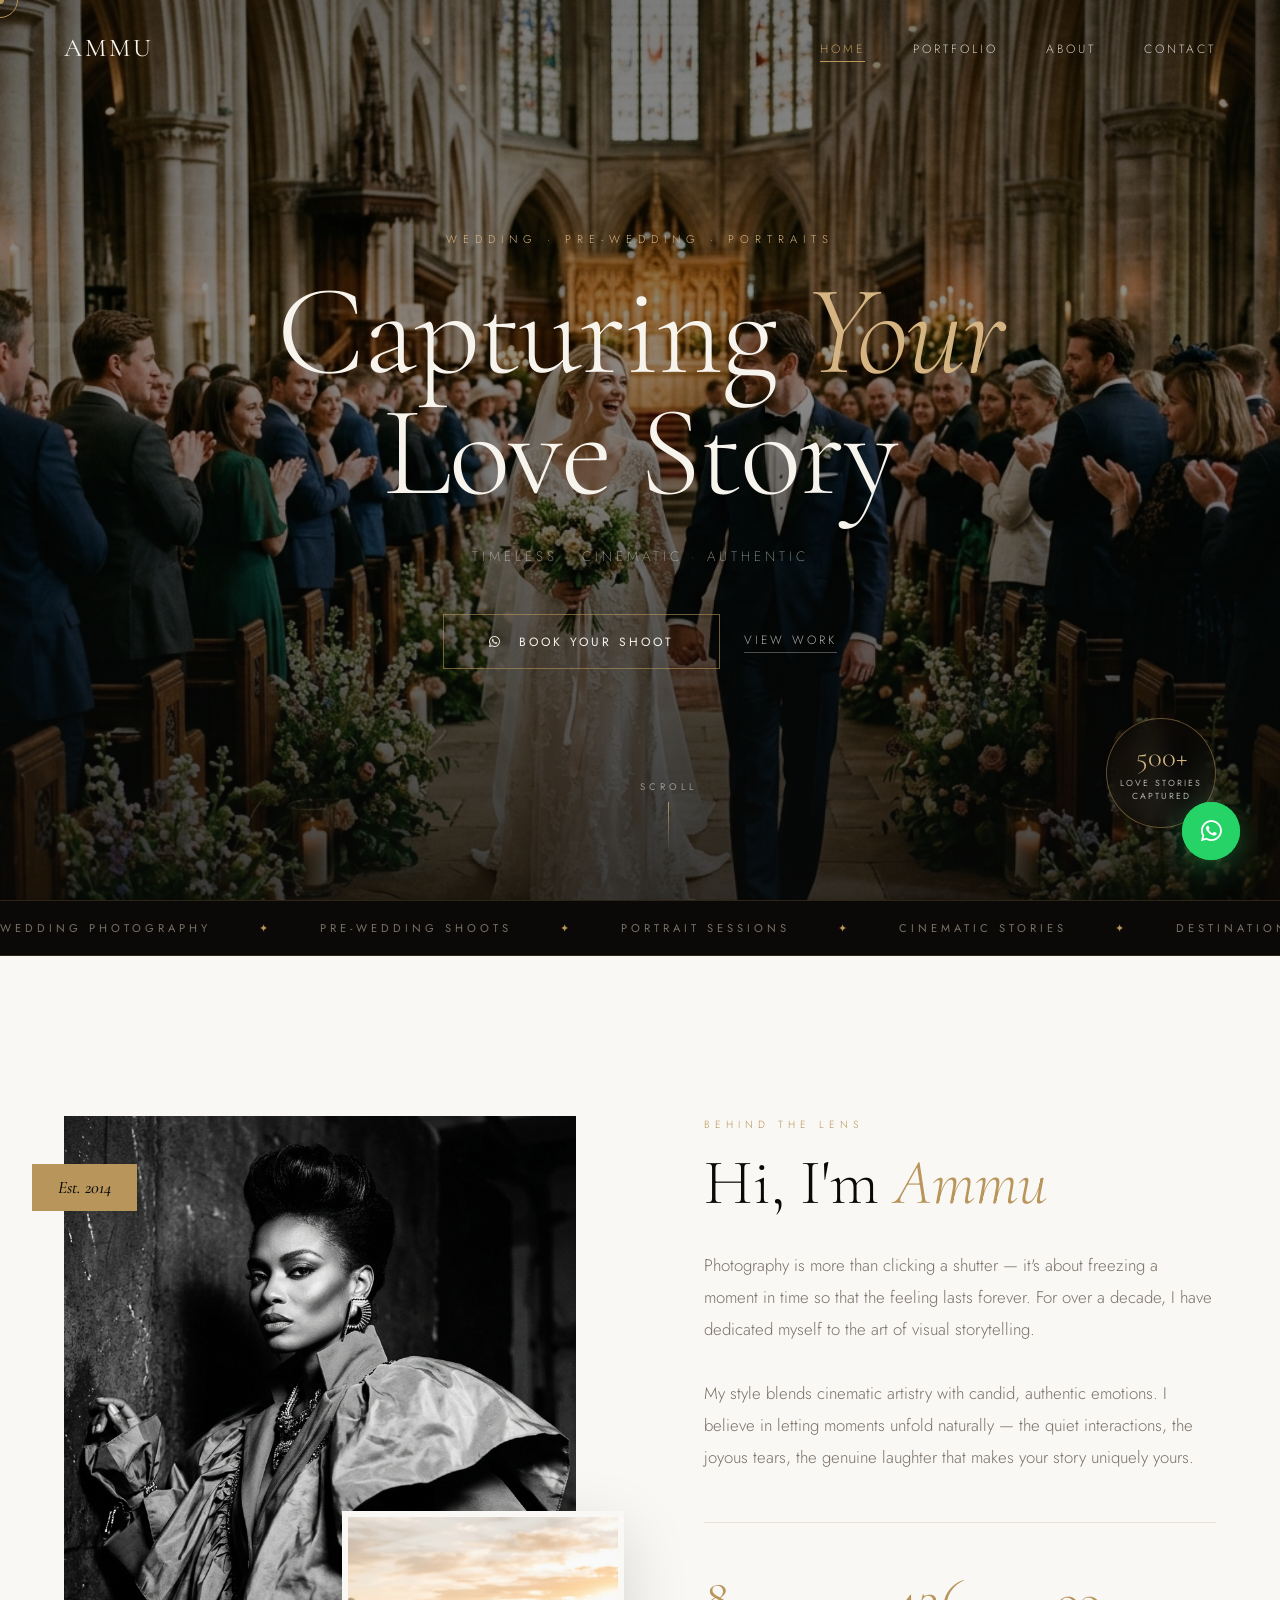
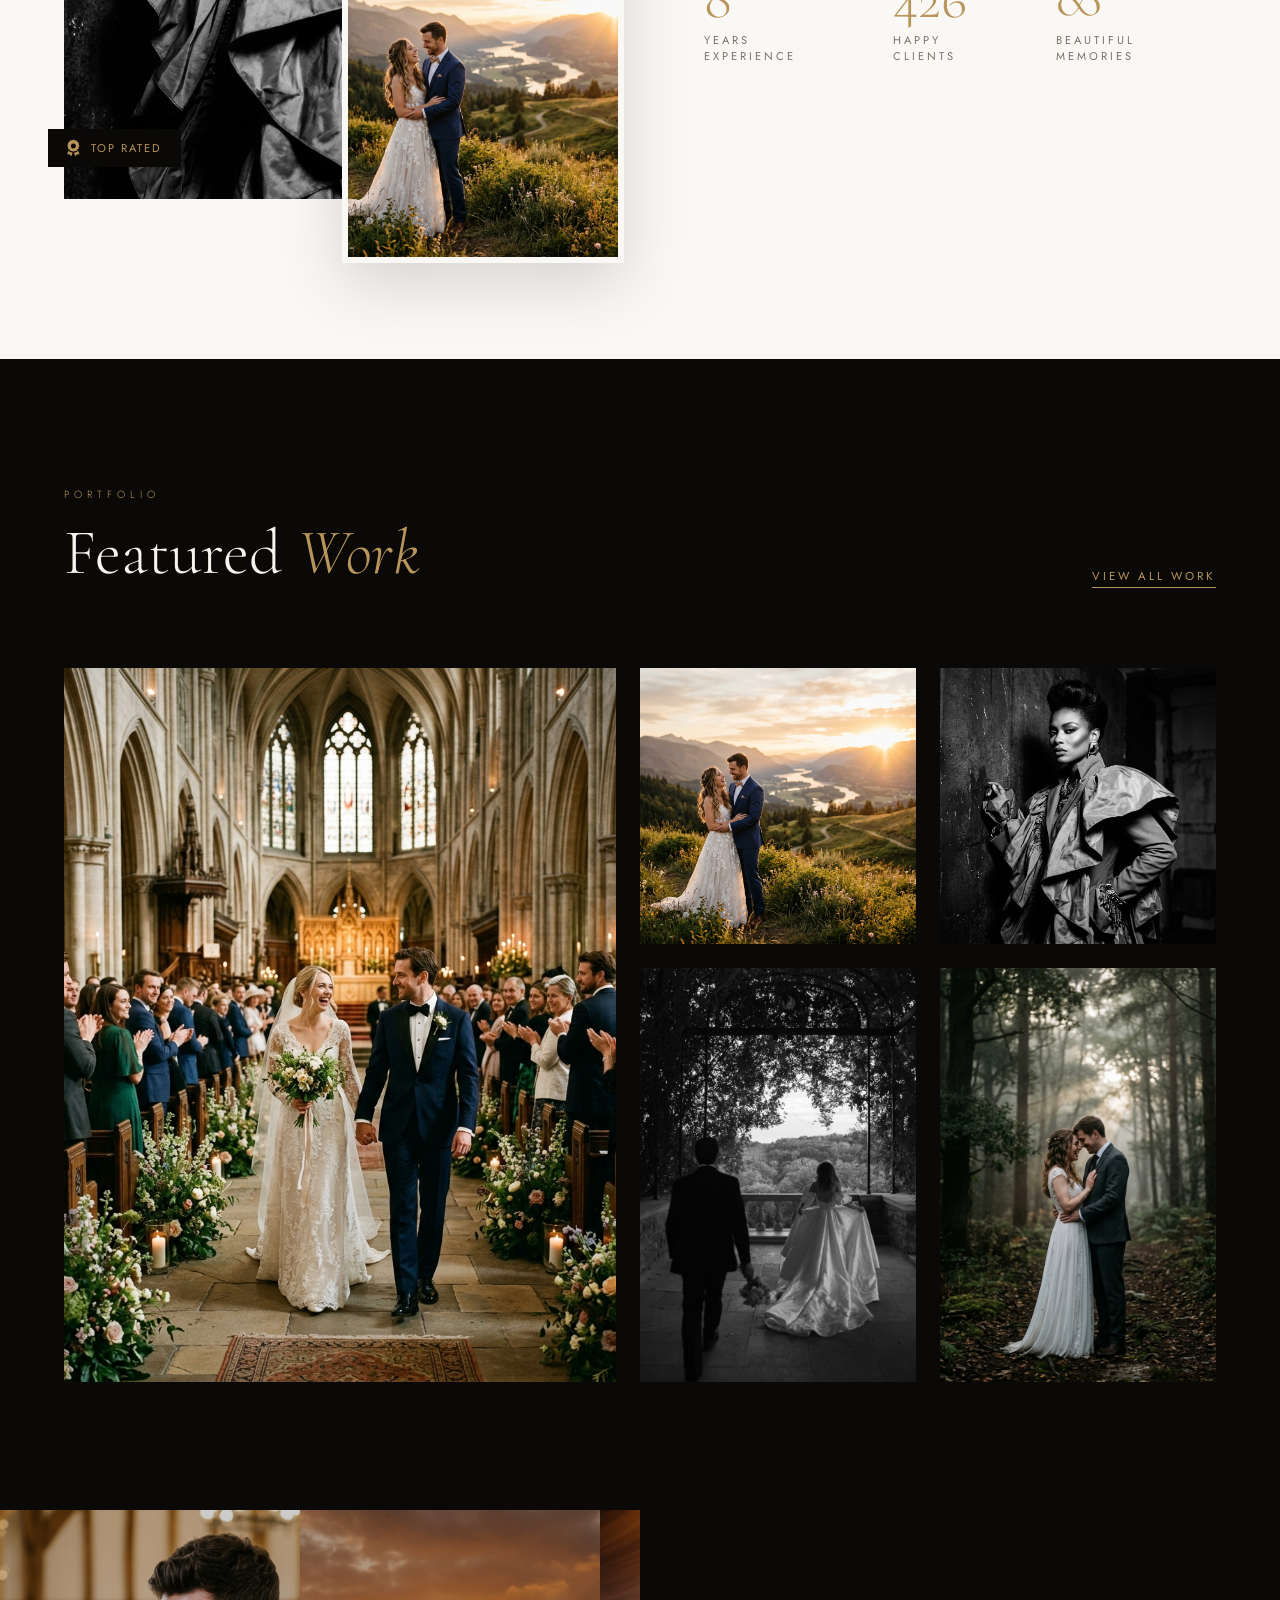
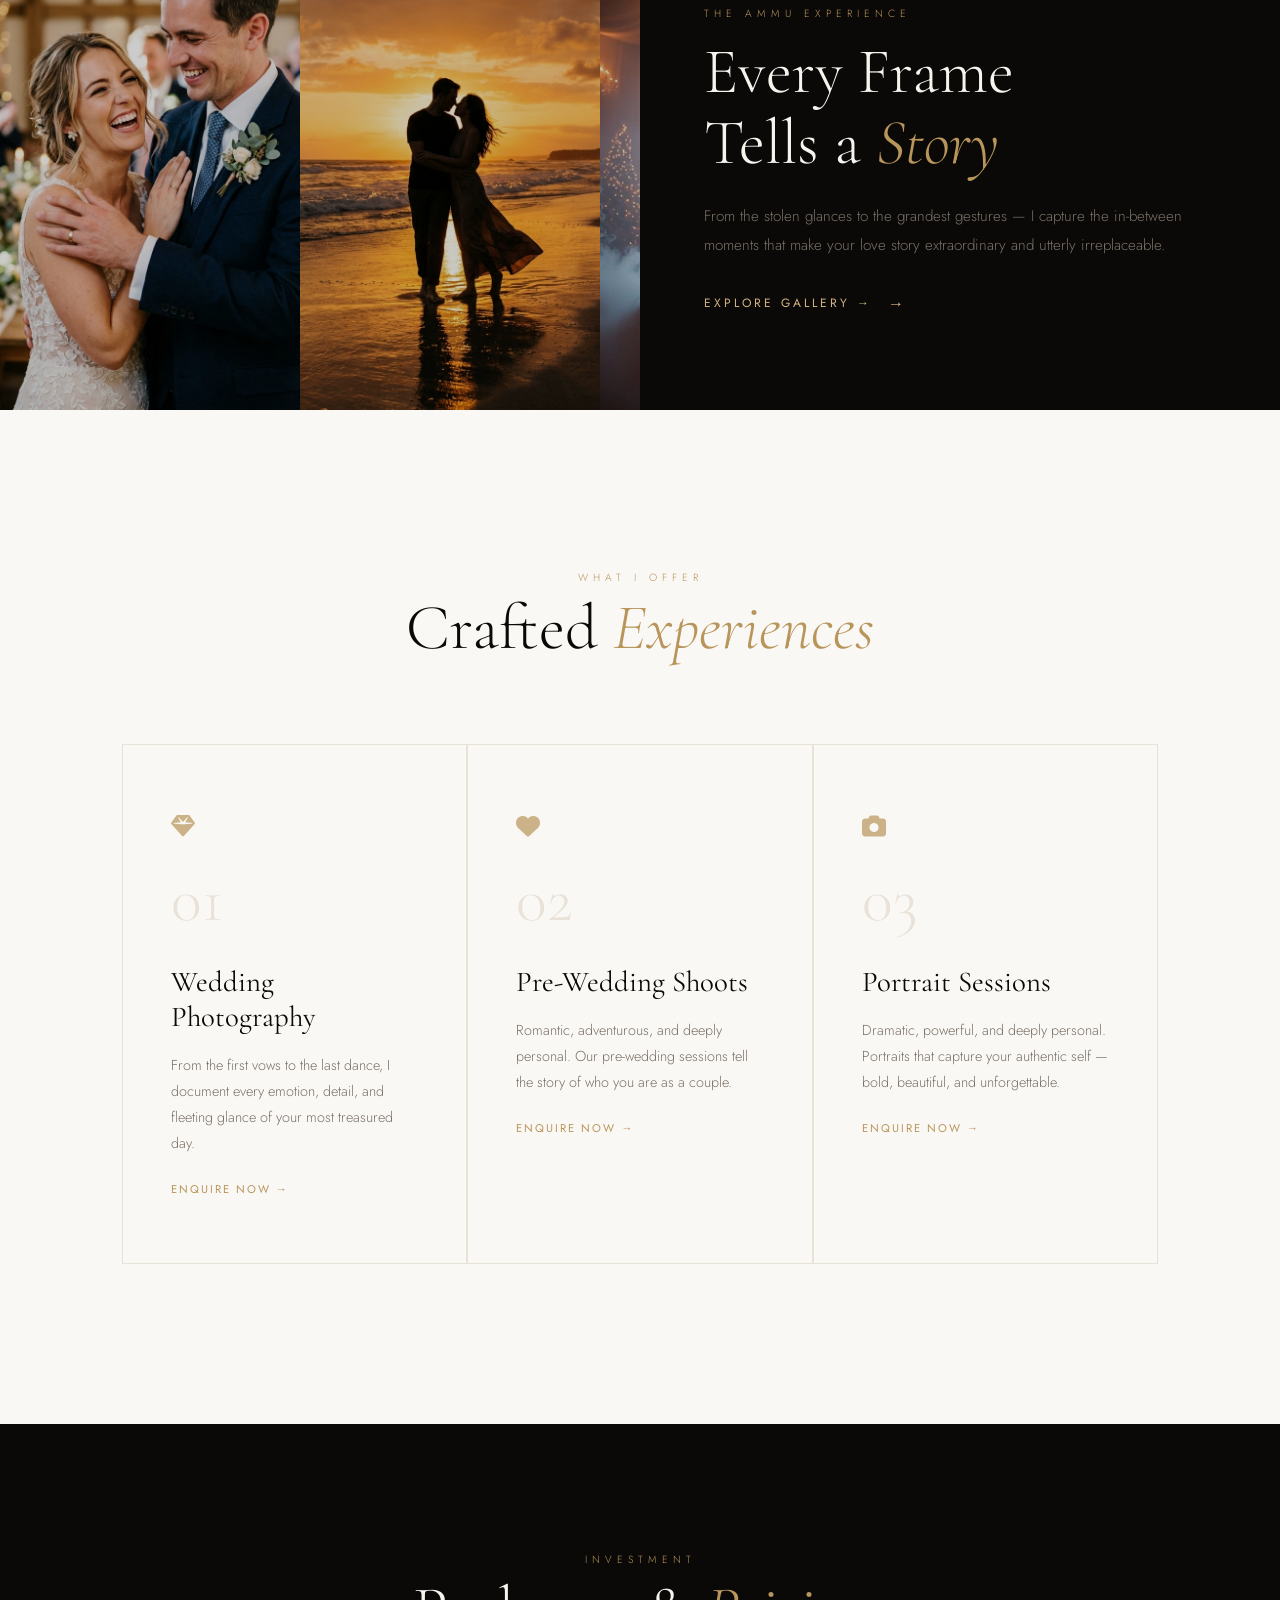
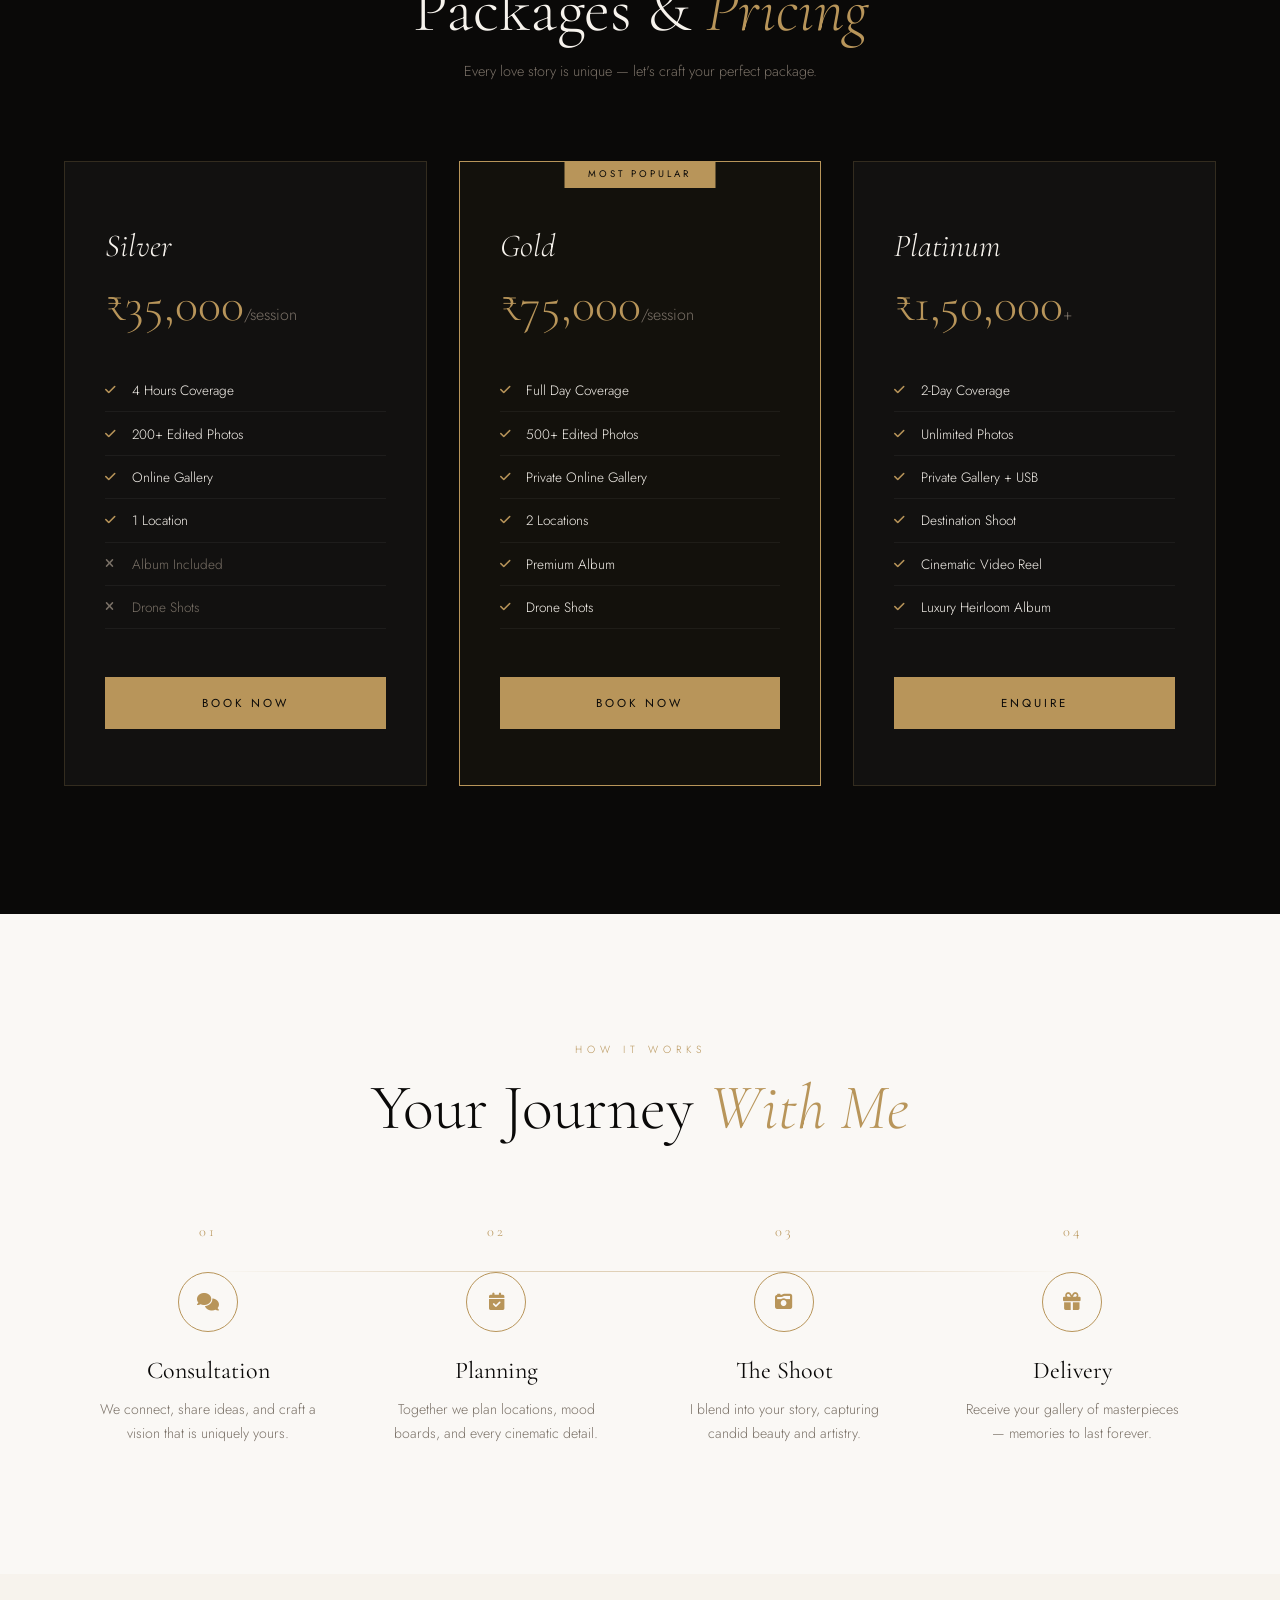
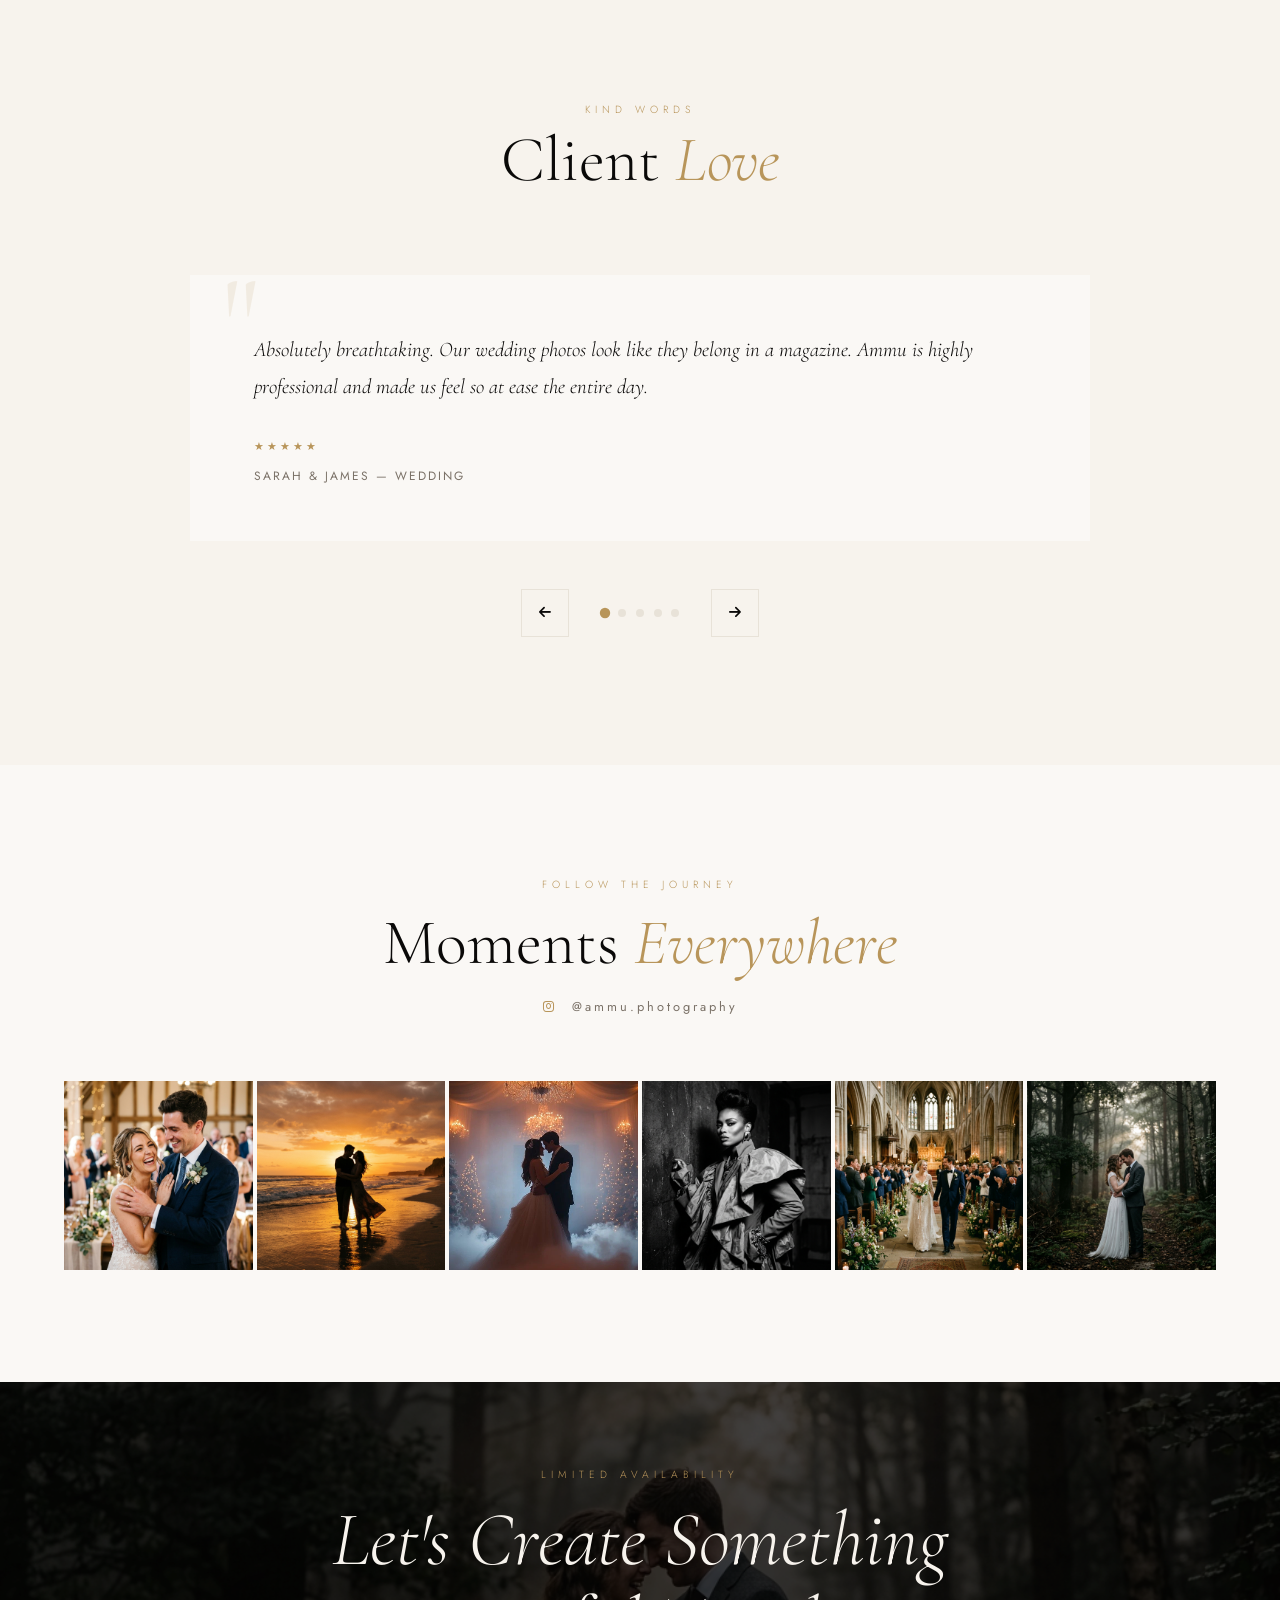
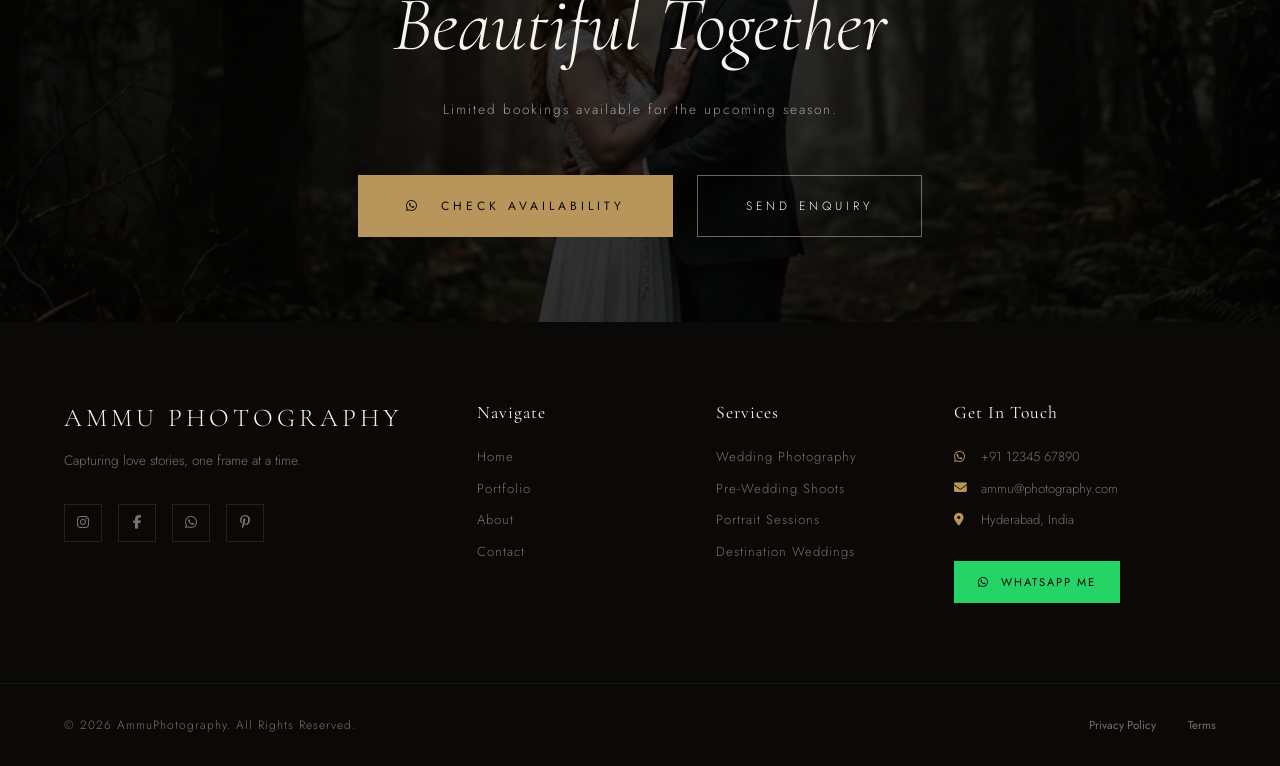
<file: ammu_photography_v2/index.html>
<!DOCTYPE html>
<html lang="en">
<head>
  <meta charset="UTF-8">
  <meta name="viewport" content="width=device-width, initial-scale=1.0">
  <title>AmmuPhotography | Capturing Timeless Moments</title>
  <meta name="description" content="Professional Wedding, Pre-Wedding & Portrait Photography. Capturing timeless moments with cinematic artistry.">
  <link href="https://fonts.googleapis.com/css2?family=Cormorant+Garamond:ital,wght@0,300;0,400;0,500;0,600;1,300;1,400;1,500&family=Jost:wght@200;300;400;500&display=swap" rel="stylesheet">
  <link rel="stylesheet" href="https://cdnjs.cloudflare.com/ajax/libs/font-awesome/6.4.0/css/all.min.css">
  <link rel="stylesheet" href="css/style.css">
</head>
<body>
  <div class="loader">
    <div class="loader-logo">Ammu Photography</div>
    <div class="loader-line"></div>
    <div class="loader-tagline">Crafting Timeless Stories</div>
  </div>
  <div class="cursor-dot"></div>
  <div class="cursor-ring"></div>
  <header>
    <div class="logo">Ammu</div>
    <nav>
      <ul class="nav-links">
        <li><a href="index.html" class="active">Home</a></li>
        <li><a href="portfolio.html">Portfolio</a></li>
        <li><a href="about.html">About</a></li>
        <li><a href="contact.html">Contact</a></li>
      </ul>
    </nav>
    <div class="menu-toggle"><span></span><span></span><span></span></div>
  </header>

  <section class="hero">
    <div class="hero-bg"></div>
    <div class="hero-overlay"></div>
    <div class="hero-content">
      <span class="hero-eyebrow">Wedding · Pre-Wedding · Portraits</span>
      <h1 class="hero-title">Capturing <em>Your</em><br>Love Story</h1>
      <p class="hero-sub">Timeless · Cinematic · Authentic</p>
      <div class="hero-cta-row">
        <a href="https://wa.me/1234567890?text=Hi,%20I%E2%80%99m%20interested%20in%20booking%20a%20shoot." target="_blank" class="hero-cta"><i class="fab fa-whatsapp"></i> Book Your Shoot</a>
        <a href="portfolio.html" class="hero-cta-ghost">View Work</a>
      </div>
    </div>
    <div class="hero-scroll"><span>Scroll</span><div class="scroll-line"></div></div>
    <div class="hero-badge">
      <div class="hero-badge-inner">
        <span class="badge-num">500+</span>
        <span class="badge-label">Love Stories<br>Captured</span>
      </div>
    </div>
  </section>

  <div class="marquee-strip">
    <div class="marquee-track">
      <span>Wedding Photography</span><span class="marquee-dot">✦</span>
      <span>Pre-Wedding Shoots</span><span class="marquee-dot">✦</span>
      <span>Portrait Sessions</span><span class="marquee-dot">✦</span>
      <span>Cinematic Stories</span><span class="marquee-dot">✦</span>
      <span>Destination Shoots</span><span class="marquee-dot">✦</span>
      <span>Timeless Moments</span><span class="marquee-dot">✦</span>
      <span>Wedding Photography</span><span class="marquee-dot">✦</span>
      <span>Pre-Wedding Shoots</span><span class="marquee-dot">✦</span>
      <span>Portrait Sessions</span><span class="marquee-dot">✦</span>
      <span>Cinematic Stories</span><span class="marquee-dot">✦</span>
      <span>Destination Shoots</span><span class="marquee-dot">✦</span>
      <span>Timeless Moments</span><span class="marquee-dot">✦</span>
    </div>
  </div>

  <div class="about-section">
    <div class="about-visual reveal">
      <img src="assets/portfolio_portrait_1777954570241.png" alt="AmmuPhotography" class="about-img-main">
      <img src="assets/portfolio_prewedding_1777954480729.png" alt="Pre-Wedding" class="about-img-accent">
      <div class="about-img-tag">Est. 2014</div>
      <div class="about-img-badge"><i class="fas fa-award"></i><span>Top Rated</span></div>
    </div>
    <div class="about-text">
      <div class="reveal">
        <span class="section-label">Behind the Lens</span>
        <h2 class="section-title">Hi, I'm <em>Ammu</em></h2>
      </div>
      <p class="reveal reveal-delay-1">Photography is more than clicking a shutter — it's about freezing a moment in time so that the feeling lasts forever. For over a decade, I have dedicated myself to the art of visual storytelling.</p>
      <p class="reveal reveal-delay-1">My style blends cinematic artistry with candid, authentic emotions. I believe in letting moments unfold naturally — the quiet interactions, the joyous tears, the genuine laughter that makes your story uniquely yours.</p>
      <div class="about-stats reveal reveal-delay-2">
        <div><div class="stat-num counter" data-target="10">0</div><div class="stat-label">Years Experience</div></div>
        <div><div class="stat-num counter" data-target="500">0</div><div class="stat-label">Happy Clients</div></div>
        <div><div class="stat-num">∞</div><div class="stat-label">Beautiful Memories</div></div>
      </div>
      <a href="about.html" class="about-link reveal reveal-delay-3">Read My Story</a>
    </div>
  </div>

  <section class="portfolio-section">
    <div class="portfolio-header reveal">
      <div>
        <span class="section-label" style="color: var(--gold);">Portfolio</span>
        <h2 class="section-title" style="color: var(--cream);">Featured <em>Work</em></h2>
      </div>
      <a href="portfolio.html" class="portfolio-view-all">View All Work</a>
    </div>
    <div class="portfolio-masonry">
      <div class="portfolio-card reveal"><img src="assets/hero_wedding_1777954365765.png" alt="Wedding Photography"><div class="portfolio-card-overlay"><div><span class="portfolio-card-tag">Wedding</span><div class="portfolio-card-label">Eternal Vows</div></div></div></div>
      <div class="portfolio-card reveal reveal-delay-1"><img src="assets/portfolio_prewedding_1777954480729.png" alt="Pre-Wedding"><div class="portfolio-card-overlay"><div><span class="portfolio-card-tag">Pre-Wedding</span><div class="portfolio-card-label">Golden Hour</div></div></div></div>
      <div class="portfolio-card reveal reveal-delay-2"><img src="assets/portfolio_portrait_1777954570241.png" alt="Portrait"><div class="portfolio-card-overlay"><div><span class="portfolio-card-tag">Portrait</span><div class="portfolio-card-label">Essence</div></div></div></div>
      <div class="portfolio-card reveal reveal-delay-1"><img src="assets/new_wedding_1.jpg" alt="Wedding"><div class="portfolio-card-overlay"><div><span class="portfolio-card-tag">Wedding</span><div class="portfolio-card-label">Sacred Moments</div></div></div></div>
      <div class="portfolio-card reveal reveal-delay-2"><img src="assets/new_prewedding_1.png" alt="Pre-Wedding"><div class="portfolio-card-overlay"><div><span class="portfolio-card-tag">Pre-Wedding</span><div class="portfolio-card-label">Love in Bloom</div></div></div></div>
    </div>
  </section>

  <!-- Story Strip -->
  <section class="story-strip">
    <div class="story-strip-inner">
      <div class="story-image-reel">
        <div class="reel-track">
          <img src="assets/portfolio_wedding_1777954465094.png" alt=""><img src="assets/new_prewedding_2.png" alt=""><img src="assets/new_wedding_2.jpg" alt=""><img src="assets/portfolio_portrait_1777954570241.png" alt=""><img src="assets/hero_wedding_1777954365765.png" alt=""><img src="assets/portfolio_wedding_1777954465094.png" alt=""><img src="assets/new_prewedding_2.png" alt=""><img src="assets/new_wedding_2.jpg" alt="">
        </div>
      </div>
      <div class="story-text-block reveal">
        <span class="section-label" style="color:var(--gold)">The Ammu Experience</span>
        <h2 class="section-title" style="color:var(--cream);">Every Frame<br>Tells a <em>Story</em></h2>
        <p style="color:var(--muted);font-size:0.95rem;line-height:1.9;margin-top:1.5rem;font-weight:300;">From the stolen glances to the grandest gestures — I capture the in-between moments that make your love story extraordinary and utterly irreplaceable.</p>
        <a href="portfolio.html" class="about-link" style="margin-top:2rem;color:var(--gold-light);">Explore Gallery →</a>
      </div>
    </div>
  </section>

  <!-- Services -->
  <section style="padding: 8rem 5%; background: var(--warm-white);">
    <div class="services-section">
      <div class="section-header reveal" style="text-align:center; margin-bottom: 5rem;">
        <span class="section-label" style="display:block; text-align:center; margin-bottom: 0.5rem;">What I Offer</span>
        <h2 class="section-title">Crafted <em>Experiences</em></h2>
      </div>
      <div class="services-grid">
        <div class="service-card reveal">
          <div class="service-icon"><i class="fas fa-gem"></i></div>
          <div class="service-num">01</div>
          <div class="service-name">Wedding Photography</div>
          <p class="service-desc">From the first vows to the last dance, I document every emotion, detail, and fleeting glance of your most treasured day.</p>
          <a href="contact.html" class="service-link">Enquire Now →</a>
        </div>
        <div class="service-card reveal reveal-delay-1">
          <div class="service-icon"><i class="fas fa-heart"></i></div>
          <div class="service-num">02</div>
          <div class="service-name">Pre-Wedding Shoots</div>
          <p class="service-desc">Romantic, adventurous, and deeply personal. Our pre-wedding sessions tell the story of who you are as a couple.</p>
          <a href="contact.html" class="service-link">Enquire Now →</a>
        </div>
        <div class="service-card reveal reveal-delay-2">
          <div class="service-icon"><i class="fas fa-camera"></i></div>
          <div class="service-num">03</div>
          <div class="service-name">Portrait Sessions</div>
          <p class="service-desc">Dramatic, powerful, and deeply personal. Portraits that capture your authentic self — bold, beautiful, and unforgettable.</p>
          <a href="contact.html" class="service-link">Enquire Now →</a>
        </div>
      </div>
    </div>
  </section>

  <!-- Pricing -->
  <section class="pricing-section">
    <div class="pricing-header reveal">
      <span class="section-label" style="color:var(--gold);display:block;text-align:center;margin-bottom:0.5rem;">Investment</span>
      <h2 class="section-title" style="color:var(--cream);text-align:center;">Packages & <em>Pricing</em></h2>
      <p style="text-align:center;color:var(--muted);font-size:0.9rem;font-weight:300;margin-top:1rem;">Every love story is unique — let's craft your perfect package.</p>
    </div>
    <div class="pricing-grid">
      <div class="pricing-card reveal">
        <div class="pricing-tier">Silver</div>
        <div class="pricing-price">₹35,000<span>/session</span></div>
        <ul class="pricing-features">
          <li><i class="fas fa-check"></i> 4 Hours Coverage</li>
          <li><i class="fas fa-check"></i> 200+ Edited Photos</li>
          <li><i class="fas fa-check"></i> Online Gallery</li>
          <li><i class="fas fa-check"></i> 1 Location</li>
          <li class="faded"><i class="fas fa-times"></i> Album Included</li>
          <li class="faded"><i class="fas fa-times"></i> Drone Shots</li>
        </ul>
        <a href="contact.html" class="pricing-btn">Book Now</a>
      </div>
      <div class="pricing-card featured reveal reveal-delay-1">
        <div class="pricing-featured-label">Most Popular</div>
        <div class="pricing-tier">Gold</div>
        <div class="pricing-price">₹75,000<span>/session</span></div>
        <ul class="pricing-features">
          <li><i class="fas fa-check"></i> Full Day Coverage</li>
          <li><i class="fas fa-check"></i> 500+ Edited Photos</li>
          <li><i class="fas fa-check"></i> Private Online Gallery</li>
          <li><i class="fas fa-check"></i> 2 Locations</li>
          <li><i class="fas fa-check"></i> Premium Album</li>
          <li><i class="fas fa-check"></i> Drone Shots</li>
        </ul>
        <a href="contact.html" class="pricing-btn">Book Now</a>
      </div>
      <div class="pricing-card reveal reveal-delay-2">
        <div class="pricing-tier">Platinum</div>
        <div class="pricing-price">₹1,50,000<span>+</span></div>
        <ul class="pricing-features">
          <li><i class="fas fa-check"></i> 2-Day Coverage</li>
          <li><i class="fas fa-check"></i> Unlimited Photos</li>
          <li><i class="fas fa-check"></i> Private Gallery + USB</li>
          <li><i class="fas fa-check"></i> Destination Shoot</li>
          <li><i class="fas fa-check"></i> Cinematic Video Reel</li>
          <li><i class="fas fa-check"></i> Luxury Heirloom Album</li>
        </ul>
        <a href="contact.html" class="pricing-btn">Enquire</a>
      </div>
    </div>
  </section>

  <!-- Process -->
  <section class="process-section">
    <div class="process-header reveal" style="text-align:center; margin-bottom:5rem;">
      <span class="section-label">How It Works</span>
      <h2 class="section-title">Your Journey <em>With Me</em></h2>
    </div>
    <div class="process-timeline">
      <div class="process-step reveal">
        <div class="process-step-num">01</div>
        <div class="process-step-body">
          <div class="process-step-icon"><i class="fas fa-comments"></i></div>
          <h3>Consultation</h3>
          <p>We connect, share ideas, and craft a vision that is uniquely yours.</p>
        </div>
      </div>
      <div class="process-step reveal reveal-delay-1">
        <div class="process-step-num">02</div>
        <div class="process-step-body">
          <div class="process-step-icon"><i class="fas fa-calendar-check"></i></div>
          <h3>Planning</h3>
          <p>Together we plan locations, mood boards, and every cinematic detail.</p>
        </div>
      </div>
      <div class="process-step reveal reveal-delay-2">
        <div class="process-step-num">03</div>
        <div class="process-step-body">
          <div class="process-step-icon"><i class="fas fa-camera-retro"></i></div>
          <h3>The Shoot</h3>
          <p>I blend into your story, capturing candid beauty and artistry.</p>
        </div>
      </div>
      <div class="process-step reveal reveal-delay-3">
        <div class="process-step-num">04</div>
        <div class="process-step-body">
          <div class="process-step-icon"><i class="fas fa-gift"></i></div>
          <h3>Delivery</h3>
          <p>Receive your gallery of masterpieces — memories to last forever.</p>
        </div>
      </div>
    </div>
  </section>

  <!-- Testimonials Carousel -->
  <section class="testimonials-section">
    <div class="section-header reveal">
      <span class="section-label" style="display:block;text-align:center;margin-bottom:0.5rem;">Kind Words</span>
      <h2 class="section-title">Client <em>Love</em></h2>
    </div>
    <div class="testimonials-carousel-wrapper">
      <div class="testimonials-carousel" id="testimonialsCarousel">
        <div class="testimonial-item"><div class="testimonial-quote-mark">"</div><p class="testimonial-text">Absolutely breathtaking. Our wedding photos look like they belong in a magazine. Ammu is highly professional and made us feel so at ease the entire day.</p><div class="testimonial-stars">★★★★★</div><div class="testimonial-client">Sarah & James — Wedding</div></div>
        <div class="testimonial-item"><div class="testimonial-quote-mark">"</div><p class="testimonial-text">The pre-wedding shoot was pure magic. She captured our dynamic so perfectly — authentic, emotional, and cinematic. I can't recommend her enough.</p><div class="testimonial-stars">★★★★★</div><div class="testimonial-client">Emily & David — Pre-Wedding</div></div>
        <div class="testimonial-item"><div class="testimonial-quote-mark">"</div><p class="testimonial-text">A true visual artist. The portraits were exactly what I envisioned — dramatic, powerful, and deeply personal. The attention to detail is simply unmatched.</p><div class="testimonial-stars">★★★★★</div><div class="testimonial-client">Michael T. — Portrait</div></div>
        <div class="testimonial-item"><div class="testimonial-quote-mark">"</div><p class="testimonial-text">From the first consultation to the final delivery, Ammu made the entire experience magical. Every photo tells a story we never want to forget.</p><div class="testimonial-stars">★★★★★</div><div class="testimonial-client">Priya & Arjun — Wedding</div></div>
        <div class="testimonial-item"><div class="testimonial-quote-mark">"</div><p class="testimonial-text">We flew in Ammu for our destination wedding in Goa. Worth every penny. The golden hour shots are hanging on our walls and stop every single guest.</p><div class="testimonial-stars">★★★★★</div><div class="testimonial-client">Ananya & Rohan — Destination Wedding</div></div>
      </div>
      <div class="carousel-controls">
        <button class="carousel-btn" id="carouselPrev"><i class="fas fa-arrow-left"></i></button>
        <div class="carousel-dots" id="carouselDots"></div>
        <button class="carousel-btn" id="carouselNext"><i class="fas fa-arrow-right"></i></button>
      </div>
    </div>
  </section>

  <!-- Instagram Grid -->
  <section class="instagram-section">
    <div class="instagram-header reveal">
      <span class="section-label" style="display:block;text-align:center;">Follow the Journey</span>
      <h2 class="section-title" style="text-align:center;">Moments <em>Everywhere</em></h2>
      <a href="#" class="instagram-handle reveal reveal-delay-1"><i class="fab fa-instagram"></i> @ammu.photography</a>
    </div>
    <div class="instagram-grid">
      <div class="insta-item reveal"><img src="assets/portfolio_wedding_1777954465094.png" alt=""><div class="insta-overlay"><i class="fab fa-instagram"></i></div></div>
      <div class="insta-item reveal reveal-delay-1"><img src="assets/new_prewedding_2.png" alt=""><div class="insta-overlay"><i class="fab fa-instagram"></i></div></div>
      <div class="insta-item reveal reveal-delay-2"><img src="assets/new_wedding_2.jpg" alt=""><div class="insta-overlay"><i class="fab fa-instagram"></i></div></div>
      <div class="insta-item reveal reveal-delay-1"><img src="assets/portfolio_portrait_1777954570241.png" alt=""><div class="insta-overlay"><i class="fab fa-instagram"></i></div></div>
      <div class="insta-item reveal reveal-delay-2"><img src="assets/hero_wedding_1777954365765.png" alt=""><div class="insta-overlay"><i class="fab fa-instagram"></i></div></div>
      <div class="insta-item reveal reveal-delay-3"><img src="assets/new_prewedding_1.png" alt=""><div class="insta-overlay"><i class="fab fa-instagram"></i></div></div>
    </div>
  </section>

  <!-- CTA -->
  <section class="cta-section">
    <div class="cta-bg"></div>
    <div class="cta-overlay"></div>
    <div class="cta-content">
      <span class="section-label">Limited Availability</span>
      <h2 class="cta-title">Let's Create Something Beautiful Together</h2>
      <p class="cta-sub">Limited bookings available for the upcoming season.</p>
      <div class="cta-btn-row">
        <a href="https://wa.me/1234567890" target="_blank" class="cta-btn"><i class="fab fa-whatsapp"></i> Check Availability</a>
        <a href="contact.html" class="cta-btn-outline">Send Enquiry</a>
      </div>
    </div>
  </section>

  <!-- Footer -->
  <footer>
    <div class="footer-top">
      <div class="footer-brand">
        <div class="footer-logo">Ammu Photography</div>
        <p class="footer-tagline">Capturing love stories, one frame at a time.</p>
        <div class="footer-social">
          <a href="#"><i class="fab fa-instagram"></i></a>
          <a href="#"><i class="fab fa-facebook-f"></i></a>
          <a href="#"><i class="fab fa-whatsapp"></i></a>
          <a href="#"><i class="fab fa-pinterest-p"></i></a>
        </div>
      </div>
      <div class="footer-links-col">
        <h4>Navigate</h4>
        <a href="index.html">Home</a>
        <a href="portfolio.html">Portfolio</a>
        <a href="about.html">About</a>
        <a href="contact.html">Contact</a>
      </div>
      <div class="footer-links-col">
        <h4>Services</h4>
        <a href="contact.html">Wedding Photography</a>
        <a href="contact.html">Pre-Wedding Shoots</a>
        <a href="contact.html">Portrait Sessions</a>
        <a href="contact.html">Destination Weddings</a>
      </div>
      <div class="footer-contact-col">
        <h4>Get In Touch</h4>
        <p><i class="fab fa-whatsapp"></i> +91 12345 67890</p>
        <p><i class="fas fa-envelope"></i> ammu@photography.com</p>
        <p><i class="fas fa-map-marker-alt"></i> Hyderabad, India</p>
        <a href="https://wa.me/1234567890" target="_blank" class="footer-wa-btn"><i class="fab fa-whatsapp"></i> WhatsApp Me</a>
      </div>
    </div>
    <div class="footer-bottom">
      <div class="footer-copy">&copy; 2026 AmmuPhotography. All Rights Reserved.</div>
      <div class="footer-bottom-links"><a href="#">Privacy Policy</a><a href="#">Terms</a></div>
    </div>
  </footer>

  <a href="https://wa.me/1234567890" target="_blank" class="whatsapp-btn" title="WhatsApp"><i class="fab fa-whatsapp"></i><span class="wa-pulse"></span></a>
  <button class="scroll-top" id="scrollTop"><i class="fas fa-arrow-up"></i></button>

  <script src="js/main.js"></script>
</body>
</html>
</file>
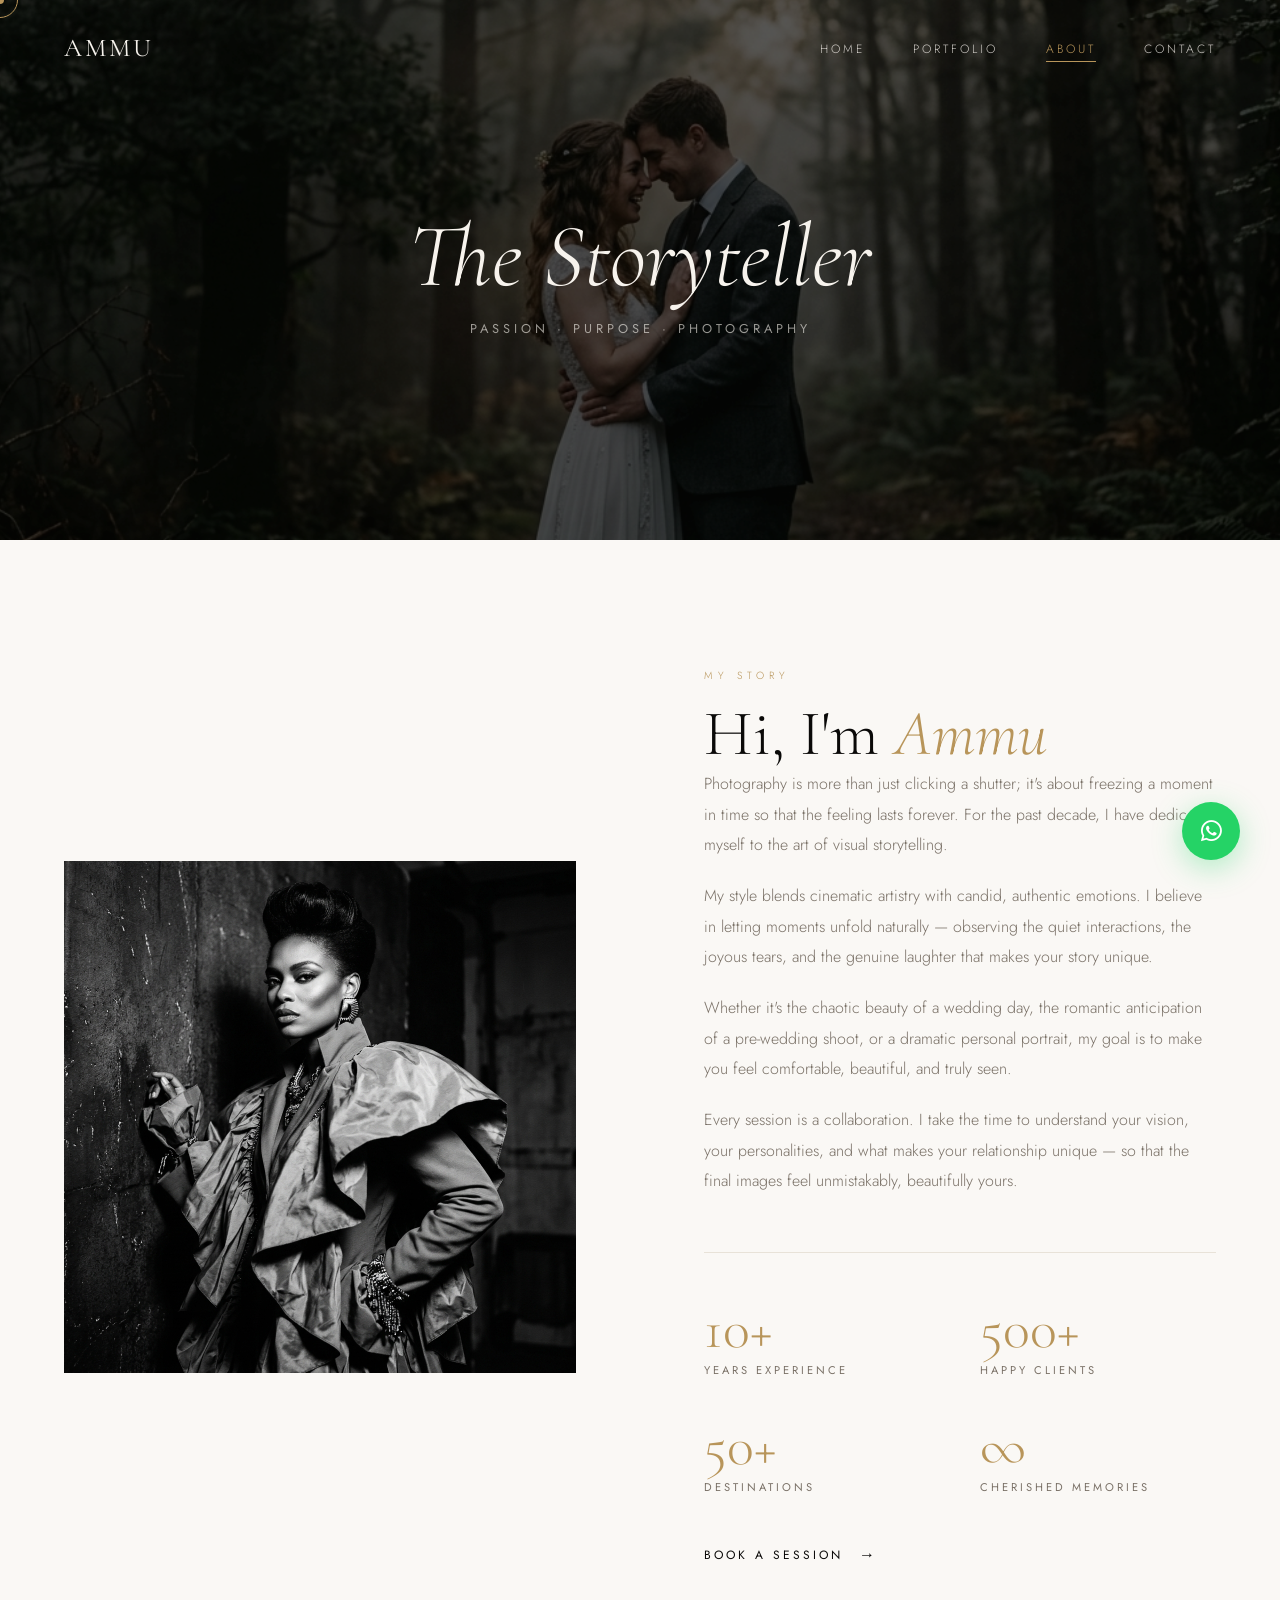
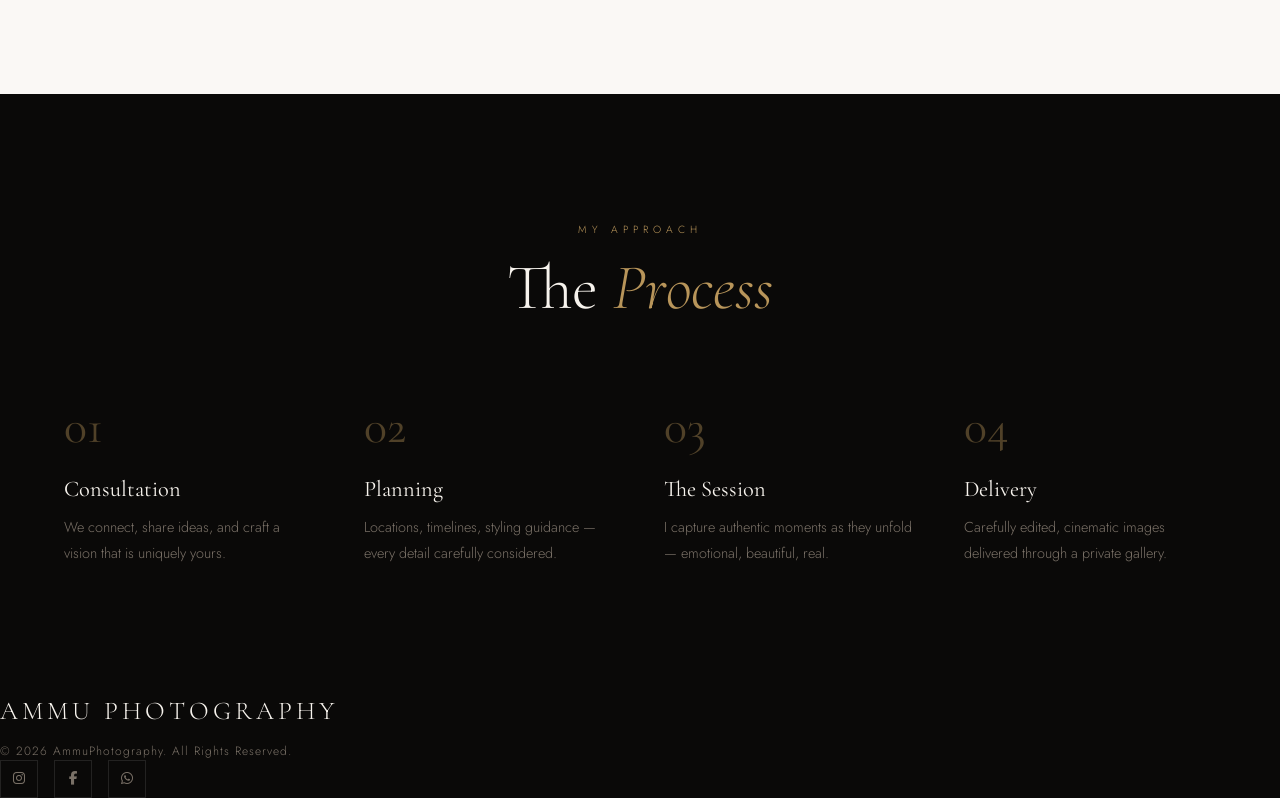
<file: ammu_photography_v2/about.html>
<!DOCTYPE html>
<html lang="en">

<head>
  <meta charset="UTF-8">
  <meta name="viewport" content="width=device-width, initial-scale=1.0">
  <title>About | AmmuPhotography</title>
  <meta name="description" content="Learn the story of Ammu — a photographer dedicated to capturing authentic, timeless moments.">
  <link href="https://fonts.googleapis.com/css2?family=Cormorant+Garamond:ital,wght@0,300;0,400;0,500;0,600;1,300;1,400;1,500&family=Jost:wght@200;300;400;500&display=swap" rel="stylesheet">
  <link rel="stylesheet" href="https://cdnjs.cloudflare.com/ajax/libs/font-awesome/6.4.0/css/all.min.css">
  <link rel="stylesheet" href="css/style.css">
</head>

<body>

  <!-- Custom Cursor -->
  <div class="cursor-dot"></div>
  <div class="cursor-ring"></div>

  <!-- Header -->
  <header>
    <div class="logo">Ammu</div>
    <nav>
      <ul class="nav-links">
        <li><a href="index.html">Home</a></li>
        <li><a href="portfolio.html">Portfolio</a></li>
        <li><a href="about.html" class="active">About</a></li>
        <li><a href="contact.html">Contact</a></li>
      </ul>
    </nav>
    <div class="menu-toggle">
      <span></span>
      <span></span>
      <span></span>
    </div>
  </header>

  <!-- Page Hero -->
  <div class="page-hero">
    <div class="page-hero-bg" style="background-image: url('assets/new_prewedding_1.png');"></div>
    <div class="page-hero-overlay"></div>
    <div class="page-hero-content">
      <h1>The Storyteller</h1>
      <p>Passion · Purpose · Photography</p>
    </div>
  </div>

  <!-- About Content -->
  <section class="about-page-section">
    <div class="about-page-grid">
      <div class="reveal">
        <img src="assets/portfolio_portrait_1777954570241.png" alt="Ammu — Photographer" class="about-page-img">
      </div>
      <div class="about-page-text">
        <div class="reveal">
          <span class="section-label">My Story</span>
          <h2 class="section-title">Hi, I'm <em>Ammu</em></h2>
        </div>
        <p class="reveal reveal-delay-1">Photography is more than just clicking a shutter; it's about freezing a moment in time so that the feeling lasts forever. For the past decade, I have dedicated myself to the art of visual storytelling.</p>
        <p class="reveal reveal-delay-1">My style blends cinematic artistry with candid, authentic emotions. I believe in letting moments unfold naturally — observing the quiet interactions, the joyous tears, and the genuine laughter that makes your story unique.</p>
        <p class="reveal reveal-delay-2">Whether it's the chaotic beauty of a wedding day, the romantic anticipation of a pre-wedding shoot, or a dramatic personal portrait, my goal is to make you feel comfortable, beautiful, and truly seen.</p>
        <p class="reveal reveal-delay-2">Every session is a collaboration. I take the time to understand your vision, your personalities, and what makes your relationship unique — so that the final images feel unmistakably, beautifully yours.</p>

        <div class="about-stats-grid reveal reveal-delay-3">
          <div>
            <div class="stat-num">10+</div>
            <div class="stat-label">Years Experience</div>
          </div>
          <div>
            <div class="stat-num">500+</div>
            <div class="stat-label">Happy Clients</div>
          </div>
          <div>
            <div class="stat-num">50+</div>
            <div class="stat-label">Destinations</div>
          </div>
          <div>
            <div class="stat-num">∞</div>
            <div class="stat-label">Cherished Memories</div>
          </div>
        </div>

        <a href="contact.html" class="about-link reveal reveal-delay-3">Book a Session</a>
      </div>
    </div>
  </section>

  <!-- Process Section -->
  <section style="background: var(--ink); padding: 8rem 5%;">
    <div style="max-width: 1200px; margin: 0 auto; text-align: center;">
      <div class="reveal">
        <span class="section-label" style="color: var(--gold);">My Approach</span>
        <h2 class="section-title" style="color: var(--cream); margin-bottom: 5rem;">The <em>Process</em></h2>
      </div>
      <div style="display: grid; grid-template-columns: repeat(auto-fit, minmax(200px, 1fr)); gap: 3rem; text-align: left;">
        <div class="reveal">
          <div style="font-family: 'Cormorant Garamond', serif; font-size: 3rem; color: var(--gold); opacity: 0.4; line-height: 1; margin-bottom: 1.5rem;">01</div>
          <div style="font-family: 'Cormorant Garamond', serif; font-size: 1.4rem; color: var(--cream); margin-bottom: 0.8rem;">Consultation</div>
          <p style="font-size: 0.9rem; font-weight: 300; color: var(--muted); line-height: 1.8;">We connect, share ideas, and craft a vision that is uniquely yours.</p>
        </div>
        <div class="reveal reveal-delay-1">
          <div style="font-family: 'Cormorant Garamond', serif; font-size: 3rem; color: var(--gold); opacity: 0.4; line-height: 1; margin-bottom: 1.5rem;">02</div>
          <div style="font-family: 'Cormorant Garamond', serif; font-size: 1.4rem; color: var(--cream); margin-bottom: 0.8rem;">Planning</div>
          <p style="font-size: 0.9rem; font-weight: 300; color: var(--muted); line-height: 1.8;">Locations, timelines, styling guidance — every detail carefully considered.</p>
        </div>
        <div class="reveal reveal-delay-2">
          <div style="font-family: 'Cormorant Garamond', serif; font-size: 3rem; color: var(--gold); opacity: 0.4; line-height: 1; margin-bottom: 1.5rem;">03</div>
          <div style="font-family: 'Cormorant Garamond', serif; font-size: 1.4rem; color: var(--cream); margin-bottom: 0.8rem;">The Session</div>
          <p style="font-size: 0.9rem; font-weight: 300; color: var(--muted); line-height: 1.8;">I capture authentic moments as they unfold — emotional, beautiful, real.</p>
        </div>
        <div class="reveal reveal-delay-3">
          <div style="font-family: 'Cormorant Garamond', serif; font-size: 3rem; color: var(--gold); opacity: 0.4; line-height: 1; margin-bottom: 1.5rem;">04</div>
          <div style="font-family: 'Cormorant Garamond', serif; font-size: 1.4rem; color: var(--cream); margin-bottom: 0.8rem;">Delivery</div>
          <p style="font-size: 0.9rem; font-weight: 300; color: var(--muted); line-height: 1.8;">Carefully edited, cinematic images delivered through a private gallery.</p>
        </div>
      </div>
    </div>
  </section>

  <!-- Footer -->
  <footer>
    <div class="footer-logo">Ammu Photography</div>
    <div class="footer-copy">&copy; 2026 AmmuPhotography. All Rights Reserved.</div>
    <div class="footer-social">
      <a href="#"><i class="fab fa-instagram"></i></a>
      <a href="#"><i class="fab fa-facebook-f"></i></a>
      <a href="#"><i class="fab fa-whatsapp"></i></a>
    </div>
  </footer>

  <a href="https://wa.me/1234567890?text=Hi,%20I%E2%80%99m%20interested%20in%20booking%20a%20shoot.%20Can%20you%20share%20details%20and%20availability%3F"
    target="_blank" class="whatsapp-btn">
    <i class="fab fa-whatsapp"></i>
  </a>

  <script src="js/main.js"></script>
  <script>
    document.querySelector('header').classList.add('scrolled');
  </script>
</body>

</html>
</file>
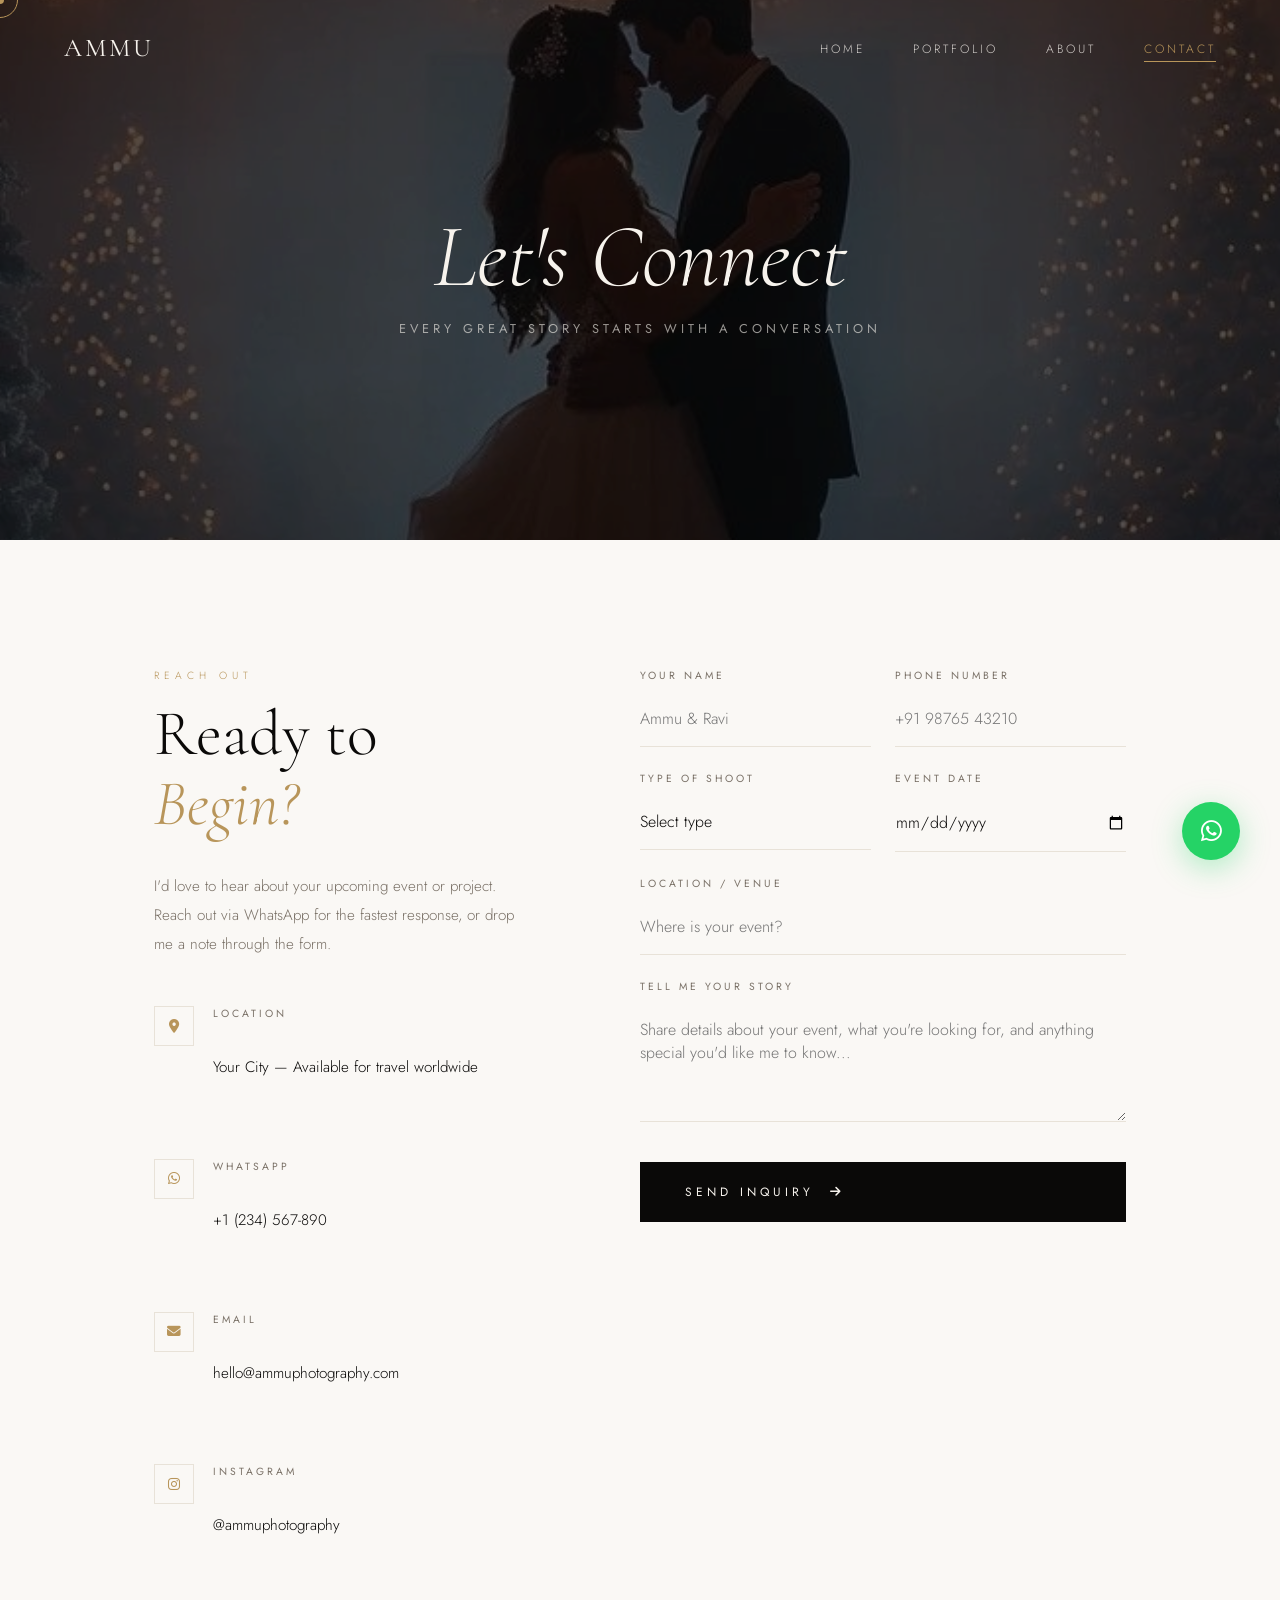
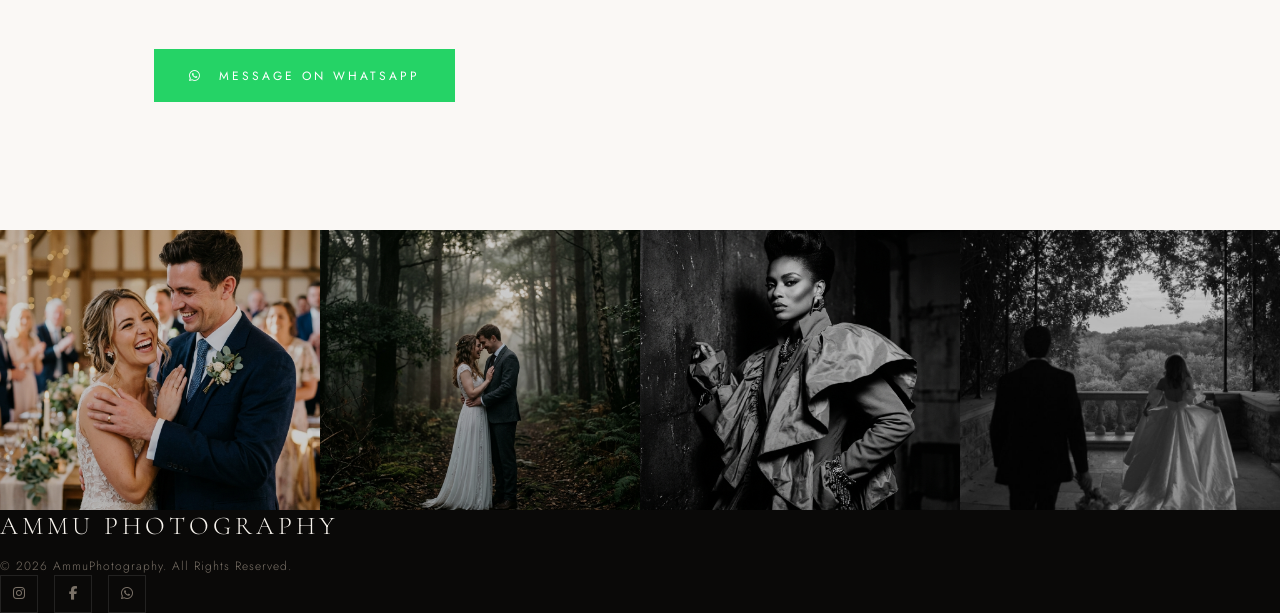
<file: ammu_photography_v2/contact.html>
<!DOCTYPE html>
<html lang="en">

<head>
  <meta charset="UTF-8">
  <meta name="viewport" content="width=device-width, initial-scale=1.0">
  <title>Contact | AmmuPhotography</title>
  <meta name="description" content="Get in touch to book your wedding, pre-wedding, or portrait photography session.">
  <link href="https://fonts.googleapis.com/css2?family=Cormorant+Garamond:ital,wght@0,300;0,400;0,500;0,600;1,300;1,400;1,500&family=Jost:wght@200;300;400;500&display=swap" rel="stylesheet">
  <link rel="stylesheet" href="https://cdnjs.cloudflare.com/ajax/libs/font-awesome/6.4.0/css/all.min.css">
  <link rel="stylesheet" href="css/style.css">
</head>

<body>

  <!-- Custom Cursor -->
  <div class="cursor-dot"></div>
  <div class="cursor-ring"></div>

  <!-- Header -->
  <header>
    <div class="logo">Ammu</div>
    <nav>
      <ul class="nav-links">
        <li><a href="index.html">Home</a></li>
        <li><a href="portfolio.html">Portfolio</a></li>
        <li><a href="about.html">About</a></li>
        <li><a href="contact.html" class="active">Contact</a></li>
      </ul>
    </nav>
    <div class="menu-toggle">
      <span></span>
      <span></span>
      <span></span>
    </div>
  </header>

  <!-- Page Hero -->
  <div class="page-hero">
    <div class="page-hero-bg" style="background-image: url('assets/new_wedding_2.jpg');"></div>
    <div class="page-hero-overlay"></div>
    <div class="page-hero-content">
      <h1>Let's Connect</h1>
      <p>Every great story starts with a conversation</p>
    </div>
  </div>

  <!-- Contact Content -->
  <section class="contact-section">
    <div class="contact-grid">
      <!-- Left: Info -->
      <div class="contact-left">
        <div class="reveal">
          <span class="section-label">Reach Out</span>
          <h2 class="section-title">Ready to <em>Begin?</em></h2>
        </div>
        <p class="reveal reveal-delay-1">I'd love to hear about your upcoming event or project. Reach out via WhatsApp for the fastest response, or drop me a note through the form.</p>

        <div class="contact-detail reveal reveal-delay-1">
          <div class="contact-detail-icon"><i class="fas fa-map-marker-alt"></i></div>
          <div class="contact-detail-text">
            <h4>Location</h4>
            <p>Your City — Available for travel worldwide</p>
          </div>
        </div>
        <div class="contact-detail reveal reveal-delay-2">
          <div class="contact-detail-icon"><i class="fab fa-whatsapp"></i></div>
          <div class="contact-detail-text">
            <h4>WhatsApp</h4>
            <p>+1 (234) 567-890</p>
          </div>
        </div>
        <div class="contact-detail reveal reveal-delay-2">
          <div class="contact-detail-icon"><i class="fas fa-envelope"></i></div>
          <div class="contact-detail-text">
            <h4>Email</h4>
            <p>hello@ammuphotography.com</p>
          </div>
        </div>
        <div class="contact-detail reveal reveal-delay-3">
          <div class="contact-detail-icon"><i class="fab fa-instagram"></i></div>
          <div class="contact-detail-text">
            <h4>Instagram</h4>
            <p>@ammuphotography</p>
          </div>
        </div>

        <a href="https://wa.me/1234567890?text=Hi,%20I%E2%80%99m%20interested%20in%20booking%20a%20shoot.%20Can%20you%20share%20details%20and%20availability%3F"
          target="_blank" class="contact-wa-btn reveal reveal-delay-3">
          <i class="fab fa-whatsapp"></i>
          Message on WhatsApp
        </a>
      </div>

      <!-- Right: Form -->
      <div class="reveal reveal-delay-1">
        <form id="contactForm" class="contact-form">
          <div class="form-row">
            <div class="form-field">
              <label for="name">Your Name</label>
              <input type="text" id="name" placeholder="Ammu & Ravi" required>
            </div>
            <div class="form-field">
              <label for="phone">Phone Number</label>
              <input type="tel" id="phone" placeholder="+91 98765 43210">
            </div>
          </div>
          <div class="form-row">
            <div class="form-field">
              <label for="type">Type of Shoot</label>
              <select id="type" required>
                <option value="" disabled selected>Select type</option>
                <option value="Wedding">Wedding Photography</option>
                <option value="Pre-Wedding">Pre-Wedding Shoot</option>
                <option value="Portrait">Portrait Session</option>
                <option value="Other">Other</option>
              </select>
            </div>
            <div class="form-field">
              <label for="date">Event Date</label>
              <input type="date" id="date">
            </div>
          </div>
          <div class="form-field">
            <label for="location">Location / Venue</label>
            <input type="text" id="location" placeholder="Where is your event?">
          </div>
          <div class="form-field">
            <label for="message">Tell Me Your Story</label>
            <textarea id="message" placeholder="Share details about your event, what you're looking for, and anything special you'd like me to know..." required></textarea>
          </div>
          <button type="submit" class="form-submit">
            Send Inquiry
            <i class="fas fa-arrow-right"></i>
          </button>
        </form>
      </div>
    </div>
  </section>

  <!-- Decorative gallery strip -->
  <section style="overflow: hidden; padding: 0; height: 280px; display: flex;">
    <img src="assets/portfolio_wedding_1777954465094.png" alt="" style="width: 25%; object-fit: cover; flex-shrink: 0; filter: brightness(0.8);">
    <img src="assets/new_prewedding_1.png" alt="" style="width: 25%; object-fit: cover; flex-shrink: 0; filter: brightness(0.8);">
    <img src="assets/portfolio_portrait_1777954570241.png" alt="" style="width: 25%; object-fit: cover; flex-shrink: 0; filter: brightness(0.8);">
    <img src="assets/new_wedding_1.jpg" alt="" style="width: 25%; object-fit: cover; flex-shrink: 0; filter: brightness(0.8);">
  </section>

  <!-- Footer -->
  <footer>
    <div class="footer-logo">Ammu Photography</div>
    <div class="footer-copy">&copy; 2026 AmmuPhotography. All Rights Reserved.</div>
    <div class="footer-social">
      <a href="#"><i class="fab fa-instagram"></i></a>
      <a href="#"><i class="fab fa-facebook-f"></i></a>
      <a href="#"><i class="fab fa-whatsapp"></i></a>
    </div>
  </footer>

  <a href="https://wa.me/1234567890?text=Hi,%20I%E2%80%99m%20interested%20in%20booking%20a%20shoot.%20Can%20you%20share%20details%20and%20availability%3F"
    target="_blank" class="whatsapp-btn">
    <i class="fab fa-whatsapp"></i>
  </a>

  <script src="js/main.js"></script>
  <script>
    document.querySelector('header').classList.add('scrolled');
  </script>
</body>

</html>
</file>
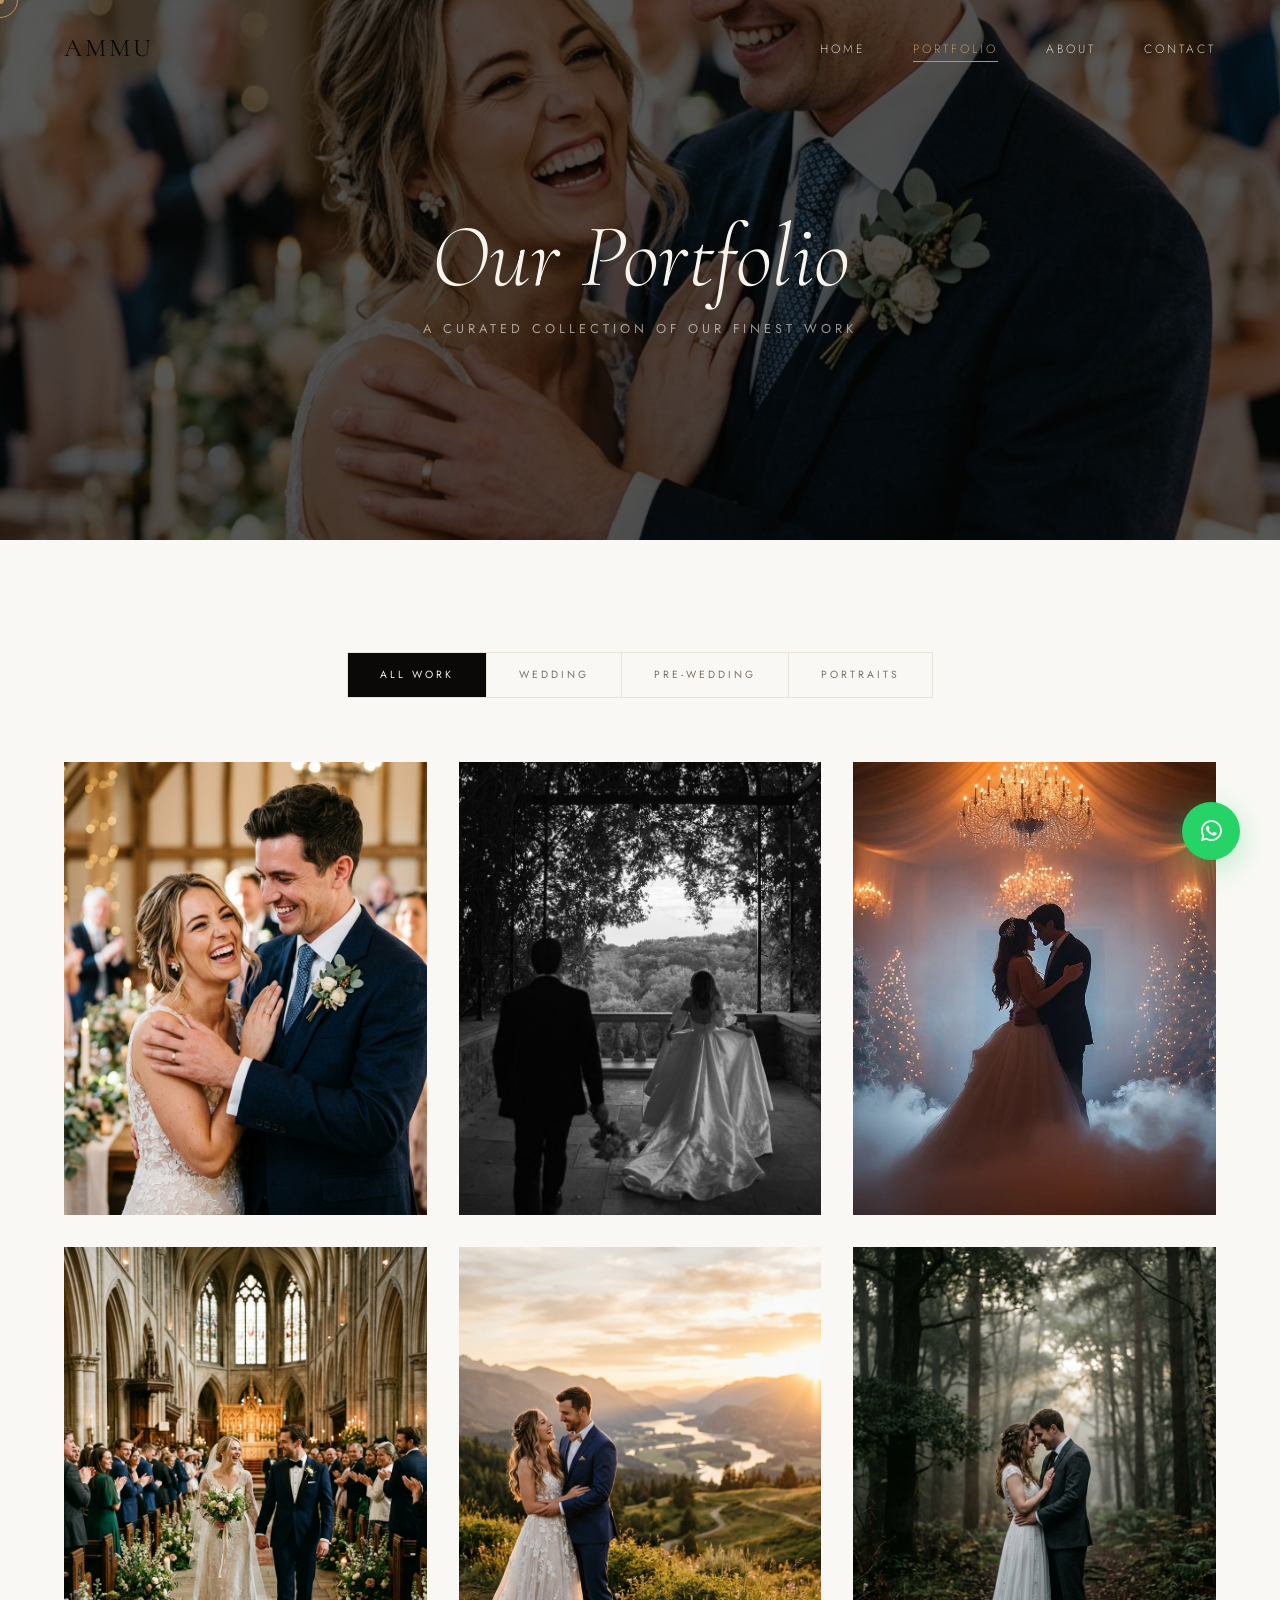
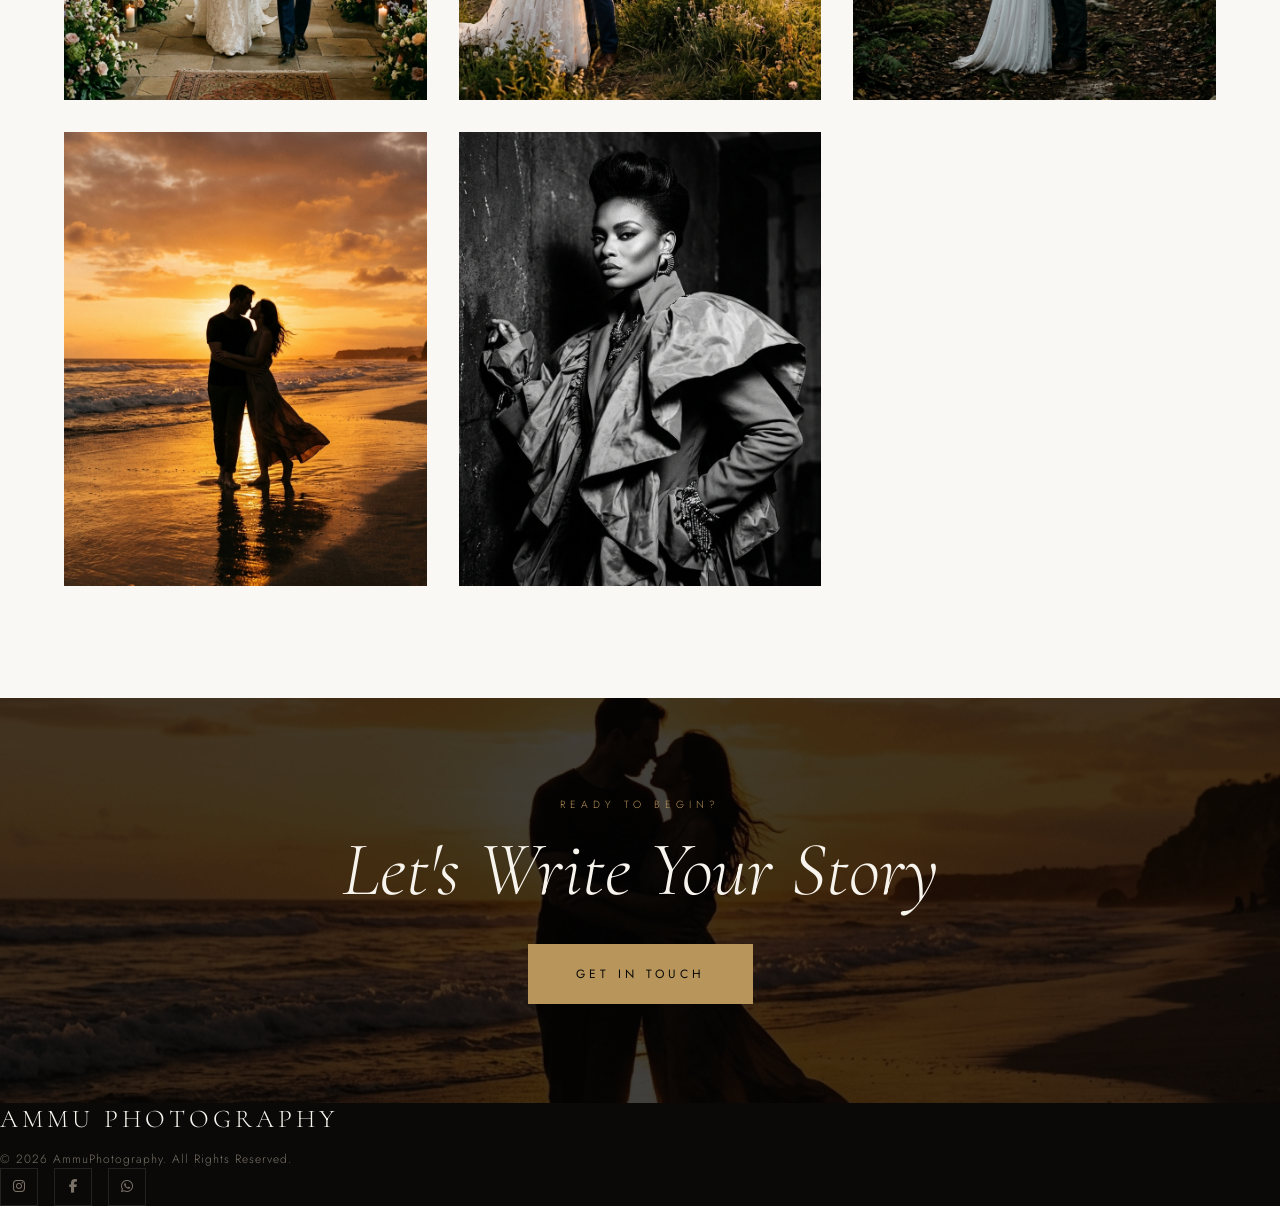
<file: ammu_photography_v2/portfolio.html>
<!DOCTYPE html>
<html lang="en">

<head>
  <meta charset="UTF-8">
  <meta name="viewport" content="width=device-width, initial-scale=1.0">
  <title>Portfolio | AmmuPhotography</title>
  <meta name="description" content="Browse our curated collection of wedding, pre-wedding, and portrait photography.">
  <link href="https://fonts.googleapis.com/css2?family=Cormorant+Garamond:ital,wght@0,300;0,400;0,500;0,600;1,300;1,400;1,500&family=Jost:wght@200;300;400;500&display=swap" rel="stylesheet">
  <link rel="stylesheet" href="https://cdnjs.cloudflare.com/ajax/libs/font-awesome/6.4.0/css/all.min.css">
  <link rel="stylesheet" href="css/style.css">
  <style>
    .portfolio-full-card { transition: opacity 0.3s ease, transform 0.3s ease; }
  </style>
</head>

<body>

  <!-- Custom Cursor -->
  <div class="cursor-dot"></div>
  <div class="cursor-ring"></div>

  <!-- Header -->
  <header scrolled>
    <div class="logo" style="color: var(--ink);">Ammu</div>
    <nav>
      <ul class="nav-links">
        <li><a href="index.html">Home</a></li>
        <li><a href="portfolio.html" class="active">Portfolio</a></li>
        <li><a href="about.html">About</a></li>
        <li><a href="contact.html">Contact</a></li>
      </ul>
    </nav>
    <div class="menu-toggle">
      <span style="background: var(--ink);"></span>
      <span style="background: var(--ink);"></span>
      <span style="background: var(--ink);"></span>
    </div>
  </header>

  <!-- Page Hero -->
  <div class="page-hero">
    <div class="page-hero-bg" style="background-image: url('assets/portfolio_wedding_1777954465094.png');"></div>
    <div class="page-hero-overlay"></div>
    <div class="page-hero-content">
      <h1>Our Portfolio</h1>
      <p>A curated collection of our finest work</p>
    </div>
  </div>

  <!-- Portfolio Gallery -->
  <section style="padding: 7rem 5%; max-width: 1400px; margin: 0 auto;">
    <!-- Filter Tabs -->
    <div class="filter-tabs reveal">
      <button class="filter-tab active" data-filter="all">All Work</button>
      <button class="filter-tab" data-filter="wedding">Wedding</button>
      <button class="filter-tab" data-filter="pre-wedding">Pre-Wedding</button>
      <button class="filter-tab" data-filter="portrait">Portraits</button>
    </div>

    <!-- Gallery Grid -->
    <div class="portfolio-full-grid">
      <!-- Wedding -->
      <div class="portfolio-full-card reveal" data-category="wedding">
        <img src="assets/portfolio_wedding_1777954465094.png" alt="Wedding Photography">
        <div class="p-overlay"><span>Wedding Story</span></div>
      </div>
      <div class="portfolio-full-card reveal reveal-delay-1" data-category="wedding">
        <img src="assets/new_wedding_1.jpg" alt="Wedding Photography">
        <div class="p-overlay"><span>Sacred Vows</span></div>
      </div>
      <div class="portfolio-full-card reveal reveal-delay-2" data-category="wedding">
        <img src="assets/new_wedding_2.jpg" alt="Wedding Photography">
        <div class="p-overlay"><span>Eternal Love</span></div>
      </div>
      <div class="portfolio-full-card reveal" data-category="wedding">
        <img src="assets/hero_wedding_1777954365765.png" alt="Wedding Photography">
        <div class="p-overlay"><span>Golden Moments</span></div>
      </div>

      <!-- Pre-Wedding -->
      <div class="portfolio-full-card reveal reveal-delay-1" data-category="pre-wedding">
        <img src="assets/portfolio_prewedding_1777954480729.png" alt="Pre-Wedding Photography">
        <div class="p-overlay"><span>Golden Hour</span></div>
      </div>
      <div class="portfolio-full-card reveal reveal-delay-2" data-category="pre-wedding">
        <img src="assets/new_prewedding_1.png" alt="Pre-Wedding Photography">
        <div class="p-overlay"><span>Love in Bloom</span></div>
      </div>
      <div class="portfolio-full-card reveal" data-category="pre-wedding">
        <img src="assets/new_prewedding_2.png" alt="Pre-Wedding Photography">
        <div class="p-overlay"><span>Romance</span></div>
      </div>

      <!-- Portrait -->
      <div class="portfolio-full-card reveal reveal-delay-1" data-category="portrait">
        <img src="assets/portfolio_portrait_1777954570241.png" alt="Portrait Photography">
        <div class="p-overlay"><span>Essence</span></div>
      </div>
    </div>
  </section>

  <!-- CTA -->
  <section class="cta-section" style="min-height: 45vh;">
    <div class="cta-bg" style="background-image: url('assets/new_prewedding_2.png');"></div>
    <div class="cta-overlay"></div>
    <div class="cta-content">
      <span class="section-label">Ready to Begin?</span>
      <h2 class="cta-title">Let's Write <em>Your</em> Story</h2>
      <a href="contact.html" class="cta-btn">Get In Touch</a>
    </div>
  </section>

  <!-- Footer -->
  <footer>
    <div class="footer-logo">Ammu Photography</div>
    <div class="footer-copy">&copy; 2026 AmmuPhotography. All Rights Reserved.</div>
    <div class="footer-social">
      <a href="#"><i class="fab fa-instagram"></i></a>
      <a href="#"><i class="fab fa-facebook-f"></i></a>
      <a href="#"><i class="fab fa-whatsapp"></i></a>
    </div>
  </footer>

  <a href="https://wa.me/1234567890?text=Hi,%20I%E2%80%99m%20interested%20in%20booking%20a%20shoot.%20Can%20you%20share%20details%20and%20availability%3F"
    target="_blank" class="whatsapp-btn">
    <i class="fab fa-whatsapp"></i>
  </a>

  <script src="js/main.js"></script>
  <script>
    // Auto-add scrolled class on inner pages
    document.querySelector('header').classList.add('scrolled');
    document.querySelectorAll('.menu-toggle span').forEach(s => s.style.background = 'var(--ink)');
  </script>
</body>

</html>
</file>
<file: ammu_photography_v2/css/style.css>
/* ============================================
   AMMU PHOTOGRAPHY — BEYOND THE LIMIT EDITION
   ============================================ */

@import url('https://fonts.googleapis.com/css2?family=Cormorant+Garamond:ital,wght@0,300;0,400;0,500;0,600;1,300;1,400;1,500&family=Jost:wght@200;300;400;500&display=swap');

:root {
  --ink: #0a0908;
  --cream: #f7f3ed;
  --gold: #b8955a;
  --gold-light: #d4b483;
  --warm-white: #faf8f5;
  --muted: #7a7167;
  --soft: #e8e2d8;
  --transition: 0.6s cubic-bezier(0.25, 0.46, 0.45, 0.94);
}

*, *::before, *::after { margin: 0; padding: 0; box-sizing: border-box; }
html { scroll-behavior: smooth; font-size: 16px; }
body { font-family: 'Jost', sans-serif; background: var(--warm-white); color: var(--ink); overflow-x: hidden; cursor: none; }

/* ─── CURSOR ─── */
.cursor-dot { width: 8px; height: 8px; background: var(--gold); border-radius: 50%; position: fixed; pointer-events: none; z-index: 9999; transition: transform 0.15s ease; transform: translate(-50%, -50%); }
.cursor-ring { width: 36px; height: 36px; border: 1px solid var(--gold); border-radius: 50%; position: fixed; pointer-events: none; z-index: 9998; transition: transform 0.4s ease, width 0.3s ease, height 0.3s ease, opacity 0.3s ease; transform: translate(-50%, -50%); }
.cursor-ring.hovered { width: 60px; height: 60px; opacity: 0.5; }

/* ─── LOADER ─── */
.loader { position: fixed; inset: 0; background: var(--ink); z-index: 9997; display: flex; flex-direction: column; align-items: center; justify-content: center; transition: opacity 0.8s ease, visibility 0.8s ease; }
.loader.hidden { opacity: 0; visibility: hidden; pointer-events: none; }
.loader-logo { font-family: 'Cormorant Garamond', serif; font-size: 2.8rem; font-weight: 300; color: var(--cream); letter-spacing: 6px; margin-bottom: 2rem; opacity: 0; animation: loaderFadeIn 0.8s ease 0.2s forwards; }
.loader-line { width: 0; height: 1px; background: var(--gold); animation: loaderLine 1.4s ease 0.5s forwards; }
.loader-tagline { font-family: 'Jost', sans-serif; font-size: 0.65rem; letter-spacing: 5px; color: var(--muted); text-transform: uppercase; margin-top: 1.5rem; opacity: 0; animation: loaderFadeIn 0.8s ease 1.2s forwards; }
@keyframes loaderFadeIn { to { opacity: 1; } }
@keyframes loaderLine { to { width: 200px; } }

/* ─── HEADER ─── */
header { position: fixed; top: 0; width: 100%; z-index: 1000; padding: 2rem 5%; display: flex; justify-content: space-between; align-items: center; transition: all var(--transition); }
header.scrolled { background: rgba(247, 243, 237, 0.95); backdrop-filter: blur(20px); padding: 1.2rem 5%; border-bottom: 1px solid rgba(184, 149, 90, 0.2); box-shadow: 0 2px 30px rgba(10,9,8,0.06); }
.logo { font-family: 'Cormorant Garamond', serif; font-size: 1.6rem; font-weight: 400; letter-spacing: 3px; color: var(--cream); transition: color var(--transition); text-transform: uppercase; }
header.scrolled .logo { color: var(--ink); }
nav ul { display: flex; list-style: none; gap: 3rem; align-items: center; }
nav ul a { font-family: 'Jost', sans-serif; font-size: 0.75rem; font-weight: 300; letter-spacing: 3px; text-transform: uppercase; color: rgba(247,243,237,0.8); text-decoration: none; transition: color 0.3s ease; position: relative; }
header.scrolled nav ul a { color: var(--muted); }
nav ul a::after { content: ''; position: absolute; bottom: -4px; left: 0; width: 0; height: 1px; background: var(--gold); transition: width 0.4s ease; }
nav ul a:hover::after, nav ul a.active::after { width: 100%; }
nav ul a:hover, nav ul a.active { color: var(--gold) !important; }
.menu-toggle { display: none; flex-direction: column; gap: 5px; cursor: pointer; padding: 5px; }
.menu-toggle span { display: block; width: 26px; height: 1px; background: var(--cream); transition: all 0.3s ease; }
header.scrolled .menu-toggle span { background: var(--ink); }

/* ─── HERO ─── */
.hero { height: 100vh; position: relative; overflow: hidden; display: flex; align-items: center; justify-content: center; }
.hero-bg { position: absolute; inset: 0; background-image: url('../assets/hero_wedding_1777954365765.png'); background-size: cover; background-position: center; transform: scale(1.08); transition: transform 8s ease; filter: brightness(0.6); }
.hero-bg.loaded { transform: scale(1); }
.hero-overlay { position: absolute; inset: 0; background: linear-gradient(to bottom, rgba(10,9,8,0.2) 0%, rgba(10,9,8,0.05) 40%, rgba(10,9,8,0.6) 100%); }
.hero-content { position: relative; z-index: 2; text-align: center; max-width: 900px; padding: 0 2rem; }
.hero-eyebrow { font-family: 'Jost', sans-serif; font-size: 0.7rem; font-weight: 300; letter-spacing: 6px; text-transform: uppercase; color: var(--gold-light); margin-bottom: 1.5rem; opacity: 0; animation: heroFadeUp 1s ease 1.5s forwards; display: block; }
.hero-title { font-family: 'Cormorant Garamond', serif; font-size: clamp(4rem, 10vw, 9rem); font-weight: 300; color: var(--cream); line-height: 0.95; letter-spacing: -2px; margin-bottom: 2rem; opacity: 0; animation: heroFadeUp 1.2s ease 1.7s forwards; }
.hero-title em { font-style: italic; color: var(--gold-light); }
.hero-sub { font-family: 'Jost', sans-serif; font-size: 0.85rem; font-weight: 200; letter-spacing: 4px; color: rgba(247,243,237,0.7); text-transform: uppercase; margin-bottom: 3rem; opacity: 0; animation: heroFadeUp 1s ease 1.9s forwards; }
.hero-cta-row { display: flex; gap: 1.5rem; justify-content: center; align-items: center; opacity: 0; animation: heroFadeUp 1s ease 2.1s forwards; flex-wrap: wrap; }
.hero-cta { display: inline-flex; align-items: center; gap: 1rem; font-family: 'Jost', sans-serif; font-size: 0.75rem; font-weight: 400; letter-spacing: 3px; text-transform: uppercase; color: var(--cream); text-decoration: none; padding: 1.1rem 2.8rem; border: 1px solid rgba(184,149,90,0.6); position: relative; overflow: hidden; transition: color 0.5s ease; }
.hero-cta::before { content: ''; position: absolute; inset: 0; background: var(--gold); transform: translateX(-101%); transition: transform 0.5s cubic-bezier(0.77,0,0.175,1); z-index: -1; }
.hero-cta:hover::before { transform: translateX(0); }
.hero-cta:hover { color: var(--ink); border-color: var(--gold); }
.hero-cta-ghost { display: inline-flex; align-items: center; gap: 0.8rem; font-family: 'Jost', sans-serif; font-size: 0.75rem; font-weight: 300; letter-spacing: 3px; text-transform: uppercase; color: rgba(247,243,237,0.7); text-decoration: none; transition: color 0.3s ease; border-bottom: 1px solid rgba(247,243,237,0.3); padding-bottom: 3px; }
.hero-cta-ghost:hover { color: var(--gold-light); border-color: var(--gold); }
.hero-scroll { position: absolute; bottom: 3rem; left: 50%; transform: translateX(-50%); z-index: 2; display: flex; flex-direction: column; align-items: center; gap: 0.5rem; opacity: 0; animation: heroFadeUp 1s ease 2.4s forwards; }
.hero-scroll span { font-size: 0.6rem; letter-spacing: 4px; color: rgba(247,243,237,0.5); text-transform: uppercase; }
.scroll-line { width: 1px; height: 50px; background: linear-gradient(to bottom, var(--gold), transparent); animation: scrollPulse 2s ease infinite; }
@keyframes scrollPulse { 0%,100% { opacity:1; transform: scaleY(1); } 50% { opacity:0.3; transform: scaleY(0.5); } }
@keyframes heroFadeUp { from { opacity:0; transform: translateY(30px); } to { opacity:1; transform: translateY(0); } }

/* Hero Badge */
.hero-badge { position: absolute; right: 5%; bottom: 8%; z-index: 3; width: 110px; height: 110px; border-radius: 50%; border: 1px solid rgba(184,149,90,0.5); display: flex; align-items: center; justify-content: center; background: rgba(10,9,8,0.4); backdrop-filter: blur(10px); opacity: 0; animation: heroFadeUp 1s ease 2.6s forwards; }
.hero-badge-inner { text-align: center; }
.badge-num { font-family: 'Cormorant Garamond', serif; font-size: 1.8rem; font-weight: 300; color: var(--gold-light); display: block; line-height: 1; }
.badge-label { font-size: 0.55rem; letter-spacing: 2px; color: rgba(247,243,237,0.7); text-transform: uppercase; line-height: 1.5; display: block; margin-top: 0.3rem; }

/* ─── MARQUEE ─── */
.marquee-strip { background: var(--ink); padding: 1.2rem 0; overflow: hidden; border-top: 1px solid rgba(184,149,90,0.2); border-bottom: 1px solid rgba(184,149,90,0.2); }
.marquee-track { display: flex; gap: 3rem; align-items: center; width: max-content; animation: marqueeScroll 30s linear infinite; }
.marquee-track span { font-family: 'Jost', sans-serif; font-size: 0.7rem; letter-spacing: 4px; text-transform: uppercase; color: var(--muted); white-space: nowrap; }
.marquee-dot { color: var(--gold) !important; font-size: 0.6rem; }
@keyframes marqueeScroll { from { transform: translateX(0); } to { transform: translateX(-50%); } }

/* ─── REVEALS ─── */
.reveal { opacity: 0; transform: translateY(40px); transition: opacity 0.9s ease, transform 0.9s ease; }
.reveal.visible { opacity: 1; transform: translateY(0); }
.reveal-delay-1 { transition-delay: 0.15s; }
.reveal-delay-2 { transition-delay: 0.3s; }
.reveal-delay-3 { transition-delay: 0.45s; }

/* ─── SECTION TYPES ─── */
.section-label { font-family: 'Jost', sans-serif; font-size: 0.65rem; font-weight: 300; letter-spacing: 5px; text-transform: uppercase; color: var(--gold); margin-bottom: 1rem; display: block; }
.section-title { font-family: 'Cormorant Garamond', serif; font-size: clamp(2.5rem, 5vw, 4.5rem); font-weight: 300; line-height: 1.1; color: var(--ink); margin-bottom: 0; }
.section-title em { font-style: italic; color: var(--gold); }

/* ─── ABOUT ─── */
.about-section { padding: 10rem 5%; display: grid; grid-template-columns: 1fr 1fr; max-width: 1400px; margin: 0 auto; gap: 8rem; align-items: center; }
.about-visual { position: relative; }
.about-img-main { width: 100%; aspect-ratio: 3/4; object-fit: cover; display: block; filter: grayscale(10%); }
.about-img-accent { position: absolute; bottom: -4rem; right: -3rem; width: 55%; aspect-ratio: 4/5; object-fit: cover; border: 6px solid var(--warm-white); box-shadow: 0 20px 60px rgba(10,9,8,0.15); }
.about-img-tag { position: absolute; top: 3rem; left: -2rem; background: var(--gold); color: var(--ink); padding: 0.8rem 1.6rem; font-family: 'Cormorant Garamond', serif; font-size: 1.1rem; font-style: italic; font-weight: 500; }
.about-img-badge { position: absolute; bottom: 2rem; left: -1rem; background: var(--ink); color: var(--gold); padding: 0.7rem 1.2rem; display: flex; align-items: center; gap: 0.6rem; font-size: 0.7rem; letter-spacing: 2px; text-transform: uppercase; }
.about-img-badge i { font-size: 1rem; }
.about-text { padding-bottom: 4rem; }
.about-text p { font-size: 1.05rem; font-weight: 300; color: var(--muted); line-height: 1.9; margin-bottom: 1.5rem; margin-top: 2rem; }
.about-stats { display: flex; gap: 3rem; margin-top: 3rem; padding-top: 3rem; border-top: 1px solid var(--soft); }
.stat-num { font-family: 'Cormorant Garamond', serif; font-size: 3.5rem; font-weight: 300; color: var(--gold); line-height: 1; }
.stat-label { font-size: 0.7rem; letter-spacing: 3px; text-transform: uppercase; color: var(--muted); margin-top: 0.3rem; }
.about-link { display: inline-flex; align-items: center; gap: 1rem; font-size: 0.75rem; letter-spacing: 3px; text-transform: uppercase; color: var(--ink); text-decoration: none; margin-top: 3rem; transition: gap 0.3s ease, color 0.3s ease; }
.about-link::after { content: '→'; font-size: 1rem; }
.about-link:hover { gap: 1.5rem; color: var(--gold); }

/* ─── PORTFOLIO ─── */
.portfolio-section { background: var(--ink); padding: 8rem 5%; }
.portfolio-header { display: flex; justify-content: space-between; align-items: flex-end; margin-bottom: 5rem; max-width: 1400px; margin-left: auto; margin-right: auto; }
.portfolio-view-all { font-size: 0.72rem; letter-spacing: 3px; text-transform: uppercase; color: var(--gold); text-decoration: none; border-bottom: 1px solid var(--gold); padding-bottom: 3px; transition: opacity 0.3s; white-space: nowrap; }
.portfolio-view-all:hover { opacity: 0.7; }
.portfolio-masonry { display: grid; grid-template-columns: 2fr 1fr 1fr; grid-template-rows: auto auto; gap: 1.5rem; max-width: 1400px; margin: 0 auto; }
.portfolio-card { position: relative; overflow: hidden; cursor: pointer; }
.portfolio-card:nth-child(1) { grid-row: 1 / 3; }
.portfolio-card img { width: 100%; height: 100%; object-fit: cover; display: block; transition: transform 0.8s cubic-bezier(0.25,0.46,0.45,0.94); min-height: 250px; }
.portfolio-card:nth-child(1) img { min-height: 550px; }
.portfolio-card:hover img { transform: scale(1.06); }
.portfolio-card-overlay { position: absolute; inset: 0; background: linear-gradient(to top, rgba(10,9,8,0.85) 0%, transparent 55%); opacity: 0; transition: opacity 0.5s ease; display: flex; align-items: flex-end; padding: 2.5rem; }
.portfolio-card:hover .portfolio-card-overlay { opacity: 1; }
.portfolio-card-label { font-family: 'Cormorant Garamond', serif; font-size: 1.8rem; font-weight: 300; font-style: italic; color: var(--cream); }
.portfolio-card-tag { font-size: 0.65rem; letter-spacing: 3px; text-transform: uppercase; color: var(--gold-light); display: block; margin-bottom: 0.3rem; }

/* ─── STORY STRIP ─── */
.story-strip { background: var(--ink); overflow: hidden; display: flex; min-height: 500px; }
.story-strip-inner { display: grid; grid-template-columns: 1fr 1fr; width: 100%; }
.story-image-reel { overflow: hidden; position: relative; }
.reel-track { display: flex; height: 100%; animation: reelScroll 20s linear infinite; }
.reel-track img { height: 100%; width: 300px; object-fit: cover; flex-shrink: 0; filter: brightness(0.8); }
@keyframes reelScroll { from { transform: translateX(0); } to { transform: translateX(-50%); } }
.story-text-block { padding: 5rem 4rem; display: flex; flex-direction: column; justify-content: center; }

/* ─── SERVICES ─── */
.services-section { padding: 2rem 5%; max-width: 1400px; margin: 0 auto; }
.services-grid { display: grid; grid-template-columns: repeat(3, 1fr); gap: 0; }
.service-card { padding: 4rem 3rem; border: 1px solid var(--soft); position: relative; transition: background 0.4s ease; overflow: hidden; }
.service-icon { font-size: 1.5rem; color: var(--gold); margin-bottom: 1.5rem; opacity: 0.7; transition: opacity 0.4s; }
.service-card:hover .service-icon { opacity: 1; }
.service-card::before { content: ''; position: absolute; inset: 0; background: var(--ink); transform: scaleY(0); transform-origin: bottom; transition: transform 0.5s cubic-bezier(0.77,0,0.175,1); z-index: 0; }
.service-card:hover::before { transform: scaleY(1); }
.service-card > * { position: relative; z-index: 1; }
.service-card:hover .service-num, .service-card:hover .service-desc, .service-card:hover .service-icon { color: var(--cream); }
.service-card:hover .service-name { color: var(--gold-light); }
.service-card:hover .service-link { color: var(--gold); }
.service-num { font-family: 'Cormorant Garamond', serif; font-size: 4rem; font-weight: 300; color: var(--soft); line-height: 1; margin-bottom: 2rem; transition: color 0.4s ease; }
.service-name { font-family: 'Cormorant Garamond', serif; font-size: 1.8rem; font-weight: 400; color: var(--ink); margin-bottom: 1.2rem; transition: color 0.4s ease; }
.service-desc { font-size: 0.9rem; font-weight: 300; color: var(--muted); line-height: 1.8; transition: color 0.4s ease; }
.service-link { display: inline-block; font-size: 0.7rem; letter-spacing: 2px; text-transform: uppercase; color: var(--gold); text-decoration: none; margin-top: 1.5rem; transition: color 0.4s, letter-spacing 0.3s; }
.service-card:hover .service-link { letter-spacing: 3px; }

/* ─── PRICING ─── */
.pricing-section { background: var(--ink); padding: 8rem 5%; }
.pricing-header { margin-bottom: 5rem; }
.pricing-grid { display: grid; grid-template-columns: repeat(3, 1fr); gap: 2rem; max-width: 1200px; margin: 0 auto; }
.pricing-card { background: rgba(255,255,255,0.03); border: 1px solid rgba(184,149,90,0.2); padding: 3.5rem 2.5rem; position: relative; transition: border-color 0.4s, transform 0.4s; }
.pricing-card:hover { border-color: rgba(184,149,90,0.6); transform: translateY(-6px); }
.pricing-card.featured { border-color: var(--gold); background: rgba(184,149,90,0.05); }
.pricing-featured-label { position: absolute; top: -1px; left: 50%; transform: translateX(-50%); background: var(--gold); color: var(--ink); font-size: 0.6rem; letter-spacing: 3px; text-transform: uppercase; padding: 0.4rem 1.5rem; white-space: nowrap; }
.pricing-tier { font-family: 'Cormorant Garamond', serif; font-size: 2rem; font-weight: 300; font-style: italic; color: var(--cream); margin-bottom: 1rem; margin-top: 0.5rem; }
.pricing-price { font-family: 'Cormorant Garamond', serif; font-size: 3rem; font-weight: 300; color: var(--gold); margin-bottom: 2.5rem; line-height: 1; }
.pricing-price span { font-size: 1rem; color: var(--muted); font-family: 'Jost', sans-serif; font-weight: 300; }
.pricing-features { list-style: none; margin-bottom: 3rem; }
.pricing-features li { font-size: 0.85rem; font-weight: 300; color: var(--cream); padding: 0.7rem 0; border-bottom: 1px solid rgba(255,255,255,0.05); display: flex; align-items: center; gap: 0.8rem; }
.pricing-features li i { color: var(--gold); font-size: 0.75rem; width: 14px; }
.pricing-features li.faded { color: var(--muted); }
.pricing-features li.faded i { color: var(--muted); }
.pricing-btn { display: inline-block; width: 100%; text-align: center; font-family: 'Jost', sans-serif; font-size: 0.72rem; letter-spacing: 3px; text-transform: uppercase; color: var(--ink); background: var(--gold); padding: 1.1rem; text-decoration: none; transition: background 0.3s, transform 0.2s; }
.pricing-btn:hover { background: var(--gold-light); }
.pricing-card.featured .pricing-btn { background: var(--gold); }

/* ─── PROCESS ─── */
.process-section { padding: 8rem 5%; background: var(--warm-white); }
.process-timeline { display: grid; grid-template-columns: repeat(4, 1fr); gap: 0; max-width: 1200px; margin: 0 auto; position: relative; }
.process-timeline::before { content: ''; position: absolute; top: 3rem; left: 12.5%; right: 12.5%; height: 1px; background: linear-gradient(to right, transparent, var(--gold), var(--gold), transparent); opacity: 0.4; }
.process-step { text-align: center; padding: 0 2rem; position: relative; }
.process-step-num { font-family: 'Cormorant Garamond', serif; font-size: 0.9rem; font-weight: 300; color: var(--gold); letter-spacing: 3px; margin-bottom: 2rem; display: block; }
.process-step-body { margin-top: 1rem; }
.process-step-icon { width: 60px; height: 60px; border: 1px solid var(--gold); border-radius: 50%; display: flex; align-items: center; justify-content: center; margin: 0 auto 1.5rem; color: var(--gold); font-size: 1.1rem; background: var(--warm-white); position: relative; z-index: 2; transition: background 0.3s, color 0.3s; }
.process-step:hover .process-step-icon { background: var(--gold); color: var(--ink); }
.process-step h3 { font-family: 'Cormorant Garamond', serif; font-size: 1.5rem; font-weight: 400; color: var(--ink); margin-bottom: 0.8rem; }
.process-step p { font-size: 0.88rem; font-weight: 300; color: var(--muted); line-height: 1.7; }

/* ─── TESTIMONIALS CAROUSEL ─── */
.testimonials-section { background: var(--cream); padding: 8rem 5%; overflow: hidden; }
.testimonials-section .section-header { text-align: center; margin-bottom: 5rem; }
.testimonials-carousel-wrapper { max-width: 900px; margin: 0 auto; }
.testimonials-carousel { overflow: hidden; position: relative; }
.testimonial-item { padding: 3.5rem 4rem; background: var(--warm-white); display: none; position: relative; animation: fadeSlide 0.5s ease; }
.testimonial-item.active { display: block; }
@keyframes fadeSlide { from { opacity:0; transform: translateX(30px); } to { opacity:1; transform: translateX(0); } }
.testimonial-quote-mark { font-family: 'Cormorant Garamond', serif; font-size: 8rem; color: var(--gold); opacity: 0.12; position: absolute; top: -1rem; left: 2rem; line-height: 1; }
.testimonial-text { font-family: 'Cormorant Garamond', serif; font-size: 1.3rem; font-style: italic; font-weight: 300; color: var(--ink); line-height: 1.8; margin-bottom: 2rem; position: relative; z-index: 1; }
.testimonial-stars { color: var(--gold); font-size: 0.7rem; letter-spacing: 3px; margin-bottom: 0.8rem; }
.testimonial-client { font-size: 0.75rem; letter-spacing: 2px; text-transform: uppercase; color: var(--muted); }
.carousel-controls { display: flex; align-items: center; justify-content: center; gap: 2rem; margin-top: 3rem; }
.carousel-btn { width: 48px; height: 48px; border: 1px solid var(--soft); background: transparent; cursor: pointer; display: flex; align-items: center; justify-content: center; color: var(--ink); font-size: 0.85rem; transition: all 0.3s; }
.carousel-btn:hover { background: var(--ink); color: var(--cream); border-color: var(--ink); }
.carousel-dots { display: flex; gap: 0.6rem; }
.carousel-dot { width: 8px; height: 8px; border-radius: 50%; background: var(--soft); border: none; cursor: pointer; transition: background 0.3s, transform 0.3s; }
.carousel-dot.active { background: var(--gold); transform: scale(1.3); }

/* ─── INSTAGRAM ─── */
.instagram-section { padding: 7rem 5%; background: var(--warm-white); }
.instagram-header { text-align: center; margin-bottom: 4rem; }
.instagram-handle { display: inline-block; margin-top: 1.2rem; font-size: 0.8rem; letter-spacing: 3px; color: var(--muted); text-decoration: none; transition: color 0.3s; }
.instagram-handle i { margin-right: 0.5rem; color: var(--gold); }
.instagram-handle:hover { color: var(--gold); }
.instagram-grid { display: grid; grid-template-columns: repeat(6, 1fr); gap: 4px; max-width: 1400px; margin: 0 auto; }
.insta-item { position: relative; overflow: hidden; aspect-ratio: 1; cursor: pointer; }
.insta-item img { width: 100%; height: 100%; object-fit: cover; transition: transform 0.5s ease; }
.insta-item:hover img { transform: scale(1.08); }
.insta-overlay { position: absolute; inset: 0; background: rgba(10,9,8,0.5); display: flex; align-items: center; justify-content: center; opacity: 0; transition: opacity 0.3s; }
.insta-item:hover .insta-overlay { opacity: 1; }
.insta-overlay i { color: white; font-size: 1.5rem; }

/* ─── CTA ─── */
.cta-section { position: relative; min-height: 60vh; display: flex; align-items: center; justify-content: center; overflow: hidden; }
.cta-bg { position: absolute; inset: 0; background-image: url('../assets/new_prewedding_1.png'); background-size: cover; background-position: center; filter: brightness(0.35); }
.cta-overlay { position: absolute; inset: 0; background: rgba(10,9,8,0.3); }
.cta-content { position: relative; z-index: 2; text-align: center; max-width: 800px; padding: 0 2rem; }
.cta-content .section-label { text-align: center; display: block; }
.cta-title { font-family: 'Cormorant Garamond', serif; font-size: clamp(3rem, 6vw, 5.5rem); font-weight: 300; font-style: italic; color: var(--cream); line-height: 1.1; margin: 1rem 0 2rem; }
.cta-sub { font-size: 0.85rem; font-weight: 300; letter-spacing: 2px; color: rgba(247,243,237,0.6); margin-bottom: 3.5rem; }
.cta-btn-row { display: flex; gap: 1.5rem; justify-content: center; flex-wrap: wrap; }
.cta-btn { display: inline-flex; align-items: center; gap: 1.2rem; font-size: 0.75rem; font-weight: 400; letter-spacing: 4px; text-transform: uppercase; color: var(--ink); background: var(--gold); padding: 1.3rem 3rem; text-decoration: none; transition: background 0.3s, transform 0.3s; }
.cta-btn:hover { background: var(--gold-light); transform: translateY(-2px); }
.cta-btn-outline { display: inline-flex; align-items: center; gap: 1rem; font-size: 0.75rem; font-weight: 300; letter-spacing: 4px; text-transform: uppercase; color: var(--cream); border: 1px solid rgba(247,243,237,0.4); padding: 1.3rem 3rem; text-decoration: none; transition: border-color 0.3s, color 0.3s; }
.cta-btn-outline:hover { border-color: var(--gold); color: var(--gold); }

/* ─── FOOTER ─── */
footer { background: var(--ink); }
.footer-top { padding: 5rem 5%; display: grid; grid-template-columns: 2fr 1fr 1fr 1.5fr; gap: 4rem; max-width: 1400px; margin: 0 auto; }
.footer-logo { font-family: 'Cormorant Garamond', serif; font-size: 1.6rem; font-weight: 300; letter-spacing: 4px; color: var(--cream); text-transform: uppercase; margin-bottom: 1rem; }
.footer-tagline { font-size: 0.85rem; font-weight: 300; color: var(--muted); line-height: 1.7; margin-bottom: 2rem; }
.footer-social { display: flex; gap: 1rem; }
.footer-social a { width: 38px; height: 38px; border: 1px solid rgba(255,255,255,0.1); display: flex; align-items: center; justify-content: center; color: var(--muted); font-size: 0.85rem; text-decoration: none; transition: all 0.3s; }
.footer-social a:hover { border-color: var(--gold); color: var(--gold); }
.footer-links-col h4, .footer-contact-col h4 { font-family: 'Cormorant Garamond', serif; font-size: 1.1rem; font-weight: 400; color: var(--cream); margin-bottom: 1.5rem; letter-spacing: 1px; }
.footer-links-col a { display: block; font-size: 0.82rem; font-weight: 300; color: var(--muted); text-decoration: none; margin-bottom: 0.8rem; letter-spacing: 1px; transition: color 0.3s; }
.footer-links-col a:hover { color: var(--gold); }
.footer-contact-col p { font-size: 0.82rem; font-weight: 300; color: var(--muted); margin-bottom: 0.8rem; display: flex; align-items: center; gap: 0.8rem; }
.footer-contact-col p i { color: var(--gold); font-size: 0.8rem; width: 14px; }
.footer-wa-btn { display: inline-flex; align-items: center; gap: 0.7rem; font-size: 0.7rem; letter-spacing: 2px; text-transform: uppercase; color: var(--ink); background: #25D366; padding: 0.8rem 1.5rem; text-decoration: none; margin-top: 1.2rem; transition: background 0.3s; }
.footer-wa-btn:hover { background: #1ead55; }
.footer-bottom { padding: 2rem 5%; border-top: 1px solid rgba(255,255,255,0.05); display: flex; justify-content: space-between; align-items: center; max-width: 1400px; margin: 0 auto; }
.footer-copy { font-size: 0.75rem; font-weight: 300; letter-spacing: 1px; color: var(--muted); }
.footer-bottom-links { display: flex; gap: 2rem; }
.footer-bottom-links a { font-size: 0.72rem; color: var(--muted); text-decoration: none; transition: color 0.3s; }
.footer-bottom-links a:hover { color: var(--gold); }

/* ─── WHATSAPP BUTTON ─── */
.whatsapp-btn { position: fixed; bottom: 2.5rem; right: 2.5rem; width: 58px; height: 58px; background: #25D366; border-radius: 50%; display: flex; align-items: center; justify-content: center; color: white; font-size: 1.5rem; text-decoration: none; box-shadow: 0 8px 30px rgba(37,211,102,0.35); z-index: 900; transition: transform 0.3s ease, box-shadow 0.3s ease; }
.whatsapp-btn:hover { transform: scale(1.1) translateY(-3px); box-shadow: 0 12px 40px rgba(37,211,102,0.5); color: white; }
.wa-pulse { position: absolute; width: 100%; height: 100%; border-radius: 50%; background: #25D366; animation: waPulse 2s ease infinite; z-index: -1; }
@keyframes waPulse { 0% { transform: scale(1); opacity: 0.7; } 100% { transform: scale(1.6); opacity: 0; } }

/* ─── SCROLL TOP ─── */
.scroll-top { position: fixed; bottom: 2.5rem; left: 2.5rem; width: 48px; height: 48px; background: var(--ink); border: 1px solid rgba(184,149,90,0.4); color: var(--gold); font-size: 0.85rem; cursor: pointer; display: flex; align-items: center; justify-content: center; z-index: 900; opacity: 0; transform: translateY(20px); transition: all 0.4s; }
.scroll-top.visible { opacity: 1; transform: translateY(0); }
.scroll-top:hover { background: var(--gold); color: var(--ink); }

/* ─── PAGE INNER STYLES ─── */
.page-hero { height: 60vh; position: relative; display: flex; align-items: center; justify-content: center; text-align: center; overflow: hidden; }
.page-hero-bg { position: absolute; inset: 0; background-size: cover; background-position: center; filter: brightness(0.5); transform: scale(1.05); }
.page-hero-overlay { position: absolute; inset: 0; background: rgba(10,9,8,0.35); }
.page-hero-content { position: relative; z-index: 2; }
.page-hero h1 { font-family: 'Cormorant Garamond', serif; font-size: clamp(3rem,7vw,6rem); font-weight: 300; font-style: italic; color: var(--cream); margin-bottom: 0.5rem; }
.page-hero p { font-size: 0.8rem; letter-spacing: 4px; color: rgba(247,243,237,0.6); text-transform: uppercase; }

.portfolio-page-section { padding: 7rem 5%; max-width: 1400px; margin: 0 auto; }
.portfolio-full-grid { display: grid; grid-template-columns: repeat(auto-fill, minmax(350px, 1fr)); gap: 2rem; }
.portfolio-full-card { position: relative; overflow: hidden; aspect-ratio: 4/5; cursor: pointer; }
.portfolio-full-card img { width: 100%; height: 100%; object-fit: cover; transition: transform 0.7s cubic-bezier(0.25,0.46,0.45,0.94); }
.portfolio-full-card:hover img { transform: scale(1.07); }
.portfolio-full-card .p-overlay { position: absolute; inset: 0; background: linear-gradient(to top, rgba(10,9,8,0.8) 0%, transparent 60%); opacity: 0; transition: opacity 0.5s ease; display: flex; align-items: flex-end; padding: 2rem; }
.portfolio-full-card:hover .p-overlay { opacity: 1; }
.p-overlay span { font-family: 'Cormorant Garamond', serif; font-size: 1.5rem; font-style: italic; color: var(--cream); font-weight: 300; }

.about-page-section { padding: 8rem 5%; max-width: 1400px; margin: 0 auto; }
.about-page-grid { display: grid; grid-template-columns: 1fr 1fr; gap: 8rem; align-items: center; }
.about-page-img { width: 100%; object-fit: cover; display: block; filter: grayscale(15%); }
.about-page-text p { font-size: 1rem; font-weight: 300; color: var(--muted); line-height: 1.9; margin-bottom: 1.3rem; }
.about-stats-grid { display: grid; grid-template-columns: 1fr 1fr; gap: 2.5rem; margin-top: 3.5rem; padding-top: 3rem; border-top: 1px solid var(--soft); }

.contact-section { padding: 8rem 5%; max-width: 1100px; margin: 0 auto; }
.contact-grid { display: grid; grid-template-columns: 1fr 1.3fr; gap: 7rem; }
.contact-left p { font-size: 0.95rem; font-weight: 300; color: var(--muted); line-height: 1.9; margin-bottom: 3rem; margin-top: 2rem; }
.contact-detail { display: flex; align-items: flex-start; gap: 1.2rem; margin-bottom: 1.8rem; }
.contact-detail-icon { width: 40px; height: 40px; border: 1px solid var(--soft); display: flex; align-items: center; justify-content: center; color: var(--gold); font-size: 0.85rem; flex-shrink: 0; }
.contact-detail-text h4 { font-size: 0.65rem; letter-spacing: 3px; text-transform: uppercase; color: var(--muted); margin-bottom: 0.3rem; font-weight: 400; }
.contact-detail-text p { font-size: 0.95rem; color: var(--ink); font-weight: 300; }
.contact-wa-btn { display: inline-flex; align-items: center; gap: 1rem; font-size: 0.75rem; letter-spacing: 3px; text-transform: uppercase; color: white; background: #25D366; padding: 1.1rem 2.2rem; text-decoration: none; margin-top: 2rem; transition: background 0.3s; }
.contact-wa-btn:hover { background: #1ead55; }
.contact-form { display: flex; flex-direction: column; gap: 1.5rem; }
.form-row { display: grid; grid-template-columns: 1fr 1fr; gap: 1.5rem; }
.form-field { display: flex; flex-direction: column; gap: 0.5rem; }
.form-field label { font-size: 0.65rem; letter-spacing: 3px; text-transform: uppercase; color: var(--muted); font-weight: 400; }
.form-field input, .form-field select, .form-field textarea { padding: 1rem 0; border: none; border-bottom: 1px solid var(--soft); background: transparent; font-family: 'Jost', sans-serif; font-size: 1rem; font-weight: 300; color: var(--ink); outline: none; transition: border-color 0.3s ease; width: 100%; -webkit-appearance: none; }
.form-field input:focus, .form-field select:focus, .form-field textarea:focus { border-color: var(--gold); }
.form-field textarea { resize: vertical; min-height: 120px; }
.form-submit { display: inline-flex; align-items: center; gap: 1rem; font-family: 'Jost', sans-serif; font-size: 0.75rem; font-weight: 400; letter-spacing: 4px; text-transform: uppercase; color: var(--cream); background: var(--ink); padding: 1.3rem 2.8rem; border: none; cursor: pointer; transition: background 0.3s; margin-top: 1rem; }
.form-submit:hover { background: var(--gold); }

/* ─── LIGHTBOX ─── */
.lightbox { position: fixed; inset: 0; background: rgba(10,9,8,0.96); z-index: 9000; display: flex; align-items: center; justify-content: center; opacity: 0; pointer-events: none; transition: opacity 0.4s ease; }
.lightbox.active { opacity: 1; pointer-events: all; }
.lightbox img { max-width: 90vw; max-height: 90vh; object-fit: contain; }
.lightbox-close { position: absolute; top: 2rem; right: 2.5rem; color: var(--cream); font-size: 2rem; cursor: pointer; opacity: 0.7; transition: opacity 0.3s; line-height: 1; font-weight: 300; }
.lightbox-close:hover { opacity: 1; }

/* ─── FILTER TABS ─── */
.filter-tabs { display: flex; justify-content: center; gap: 0; margin-bottom: 4rem; border: 1px solid var(--soft); width: fit-content; margin-left: auto; margin-right: auto; }
.filter-tab { font-size: 0.65rem; letter-spacing: 3px; text-transform: uppercase; padding: 0.9rem 2rem; cursor: pointer; color: var(--muted); background: transparent; border: none; font-family: 'Jost', sans-serif; transition: all 0.3s; border-right: 1px solid var(--soft); }
.filter-tab:last-child { border-right: none; }
.filter-tab.active, .filter-tab:hover { background: var(--ink); color: var(--cream); }

/* ─── RESPONSIVE ─── */
@media (max-width: 1200px) {
  .footer-top { grid-template-columns: 1fr 1fr; }
  .pricing-grid { grid-template-columns: 1fr; max-width: 420px; }
  .process-timeline { grid-template-columns: repeat(2, 1fr); gap: 3rem; }
  .process-timeline::before { display: none; }
}
@media (max-width: 1024px) {
  .portfolio-masonry { grid-template-columns: 1fr 1fr; }
  .portfolio-card:nth-child(1) { grid-row: auto; }
  .services-grid { grid-template-columns: 1fr; }
  .story-strip-inner { grid-template-columns: 1fr; }
  .story-image-reel { height: 300px; }
  .instagram-grid { grid-template-columns: repeat(3, 1fr); }
}
@media (max-width: 768px) {
  .menu-toggle { display: flex; }
  nav ul { position: fixed; top: 0; right: -100%; width: 80%; height: 100vh; background: var(--ink); flex-direction: column; align-items: center; justify-content: center; gap: 2.5rem; transition: right 0.4s cubic-bezier(0.77,0,0.175,1); }
  nav ul.open { right: 0; }
  nav ul a { color: var(--cream) !important; font-size: 0.85rem; }
  .about-section, .about-page-grid, .contact-grid { grid-template-columns: 1fr; gap: 4rem; }
  .about-img-accent { display: none; }
  .portfolio-masonry { grid-template-columns: 1fr; }
  .testimonials-track { flex-direction: column; }
  footer .footer-top { grid-template-columns: 1fr; gap: 2.5rem; }
  .footer-bottom { flex-direction: column; gap: 1rem; text-align: center; }
  .portfolio-header { flex-direction: column; align-items: flex-start; gap: 1.5rem; }
  .form-row { grid-template-columns: 1fr; }
  .cursor-dot, .cursor-ring { display: none; }
  body { cursor: auto; }
  .hero-badge { display: none; }
  .hero-cta-row { flex-direction: column; align-items: center; }
  .process-timeline { grid-template-columns: 1fr; }
  .instagram-grid { grid-template-columns: repeat(2, 1fr); }
  .cta-btn-row { flex-direction: column; align-items: center; }
}
</file>
